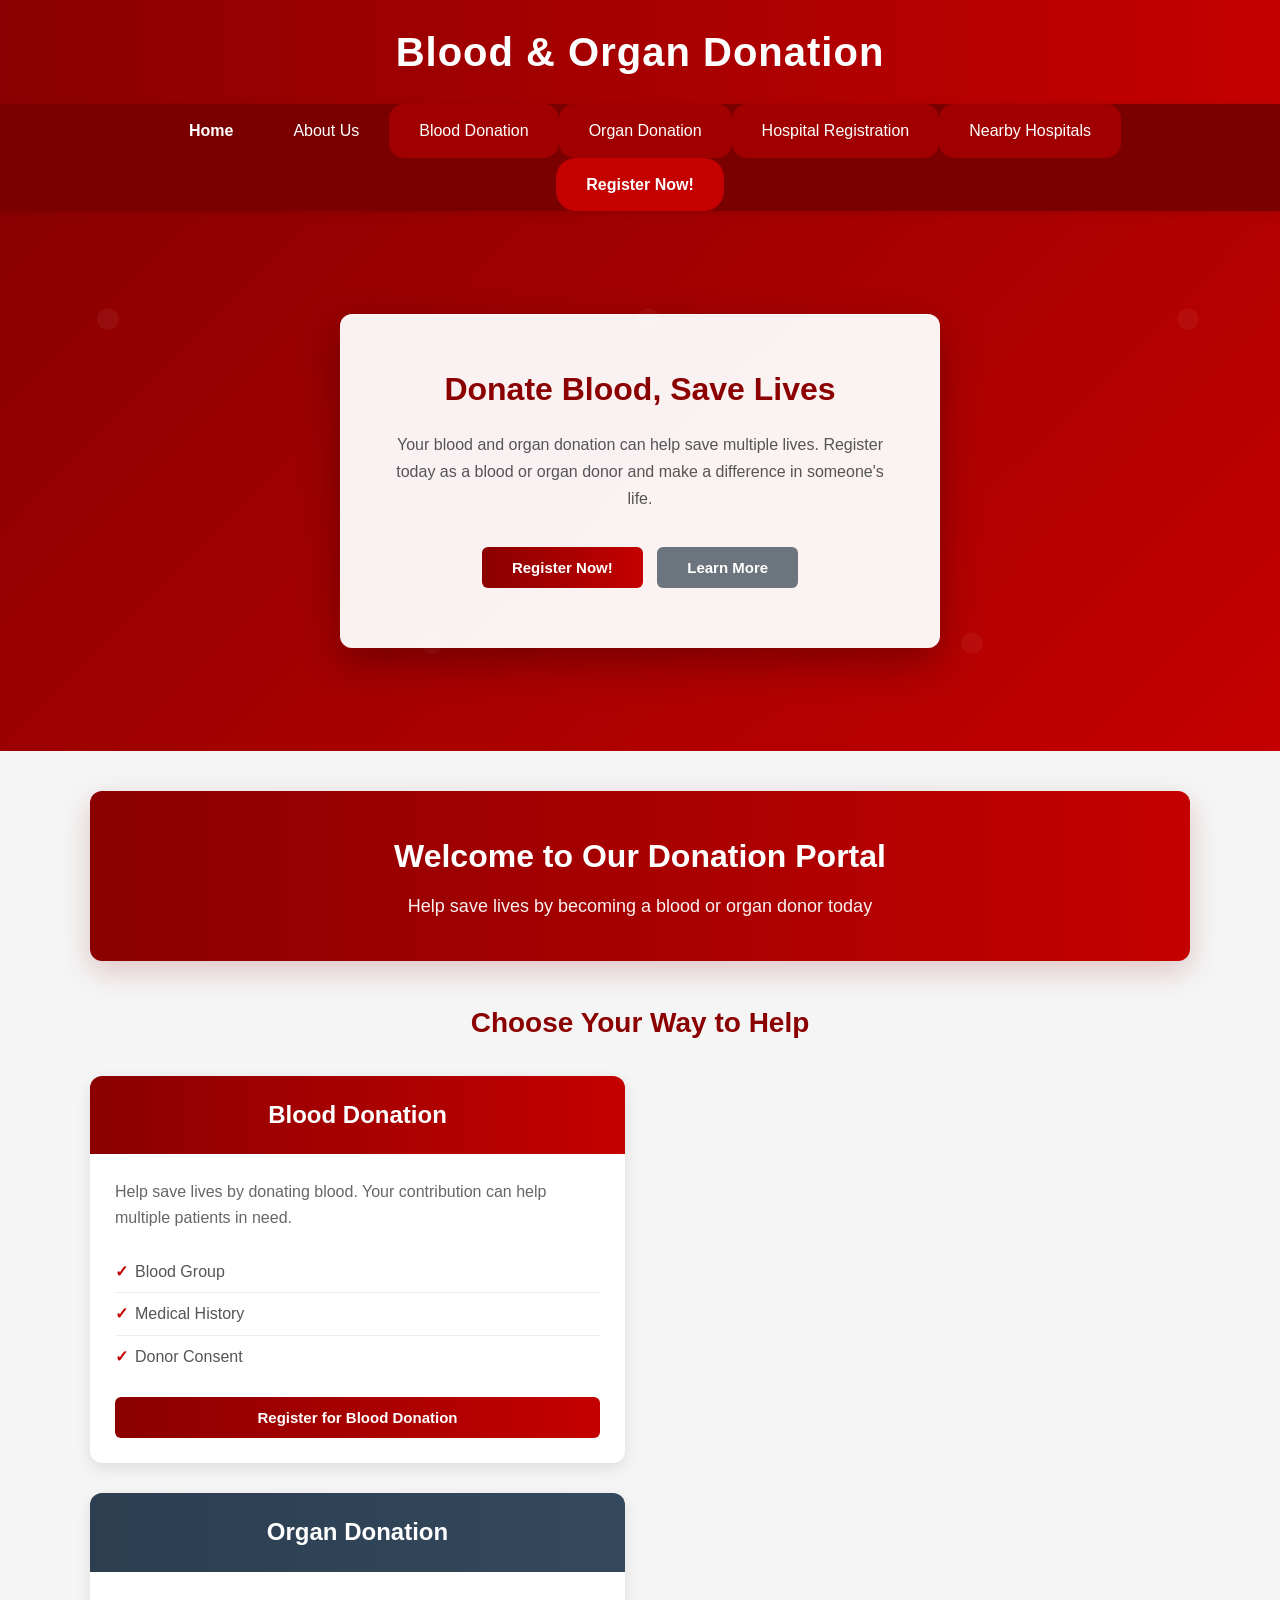
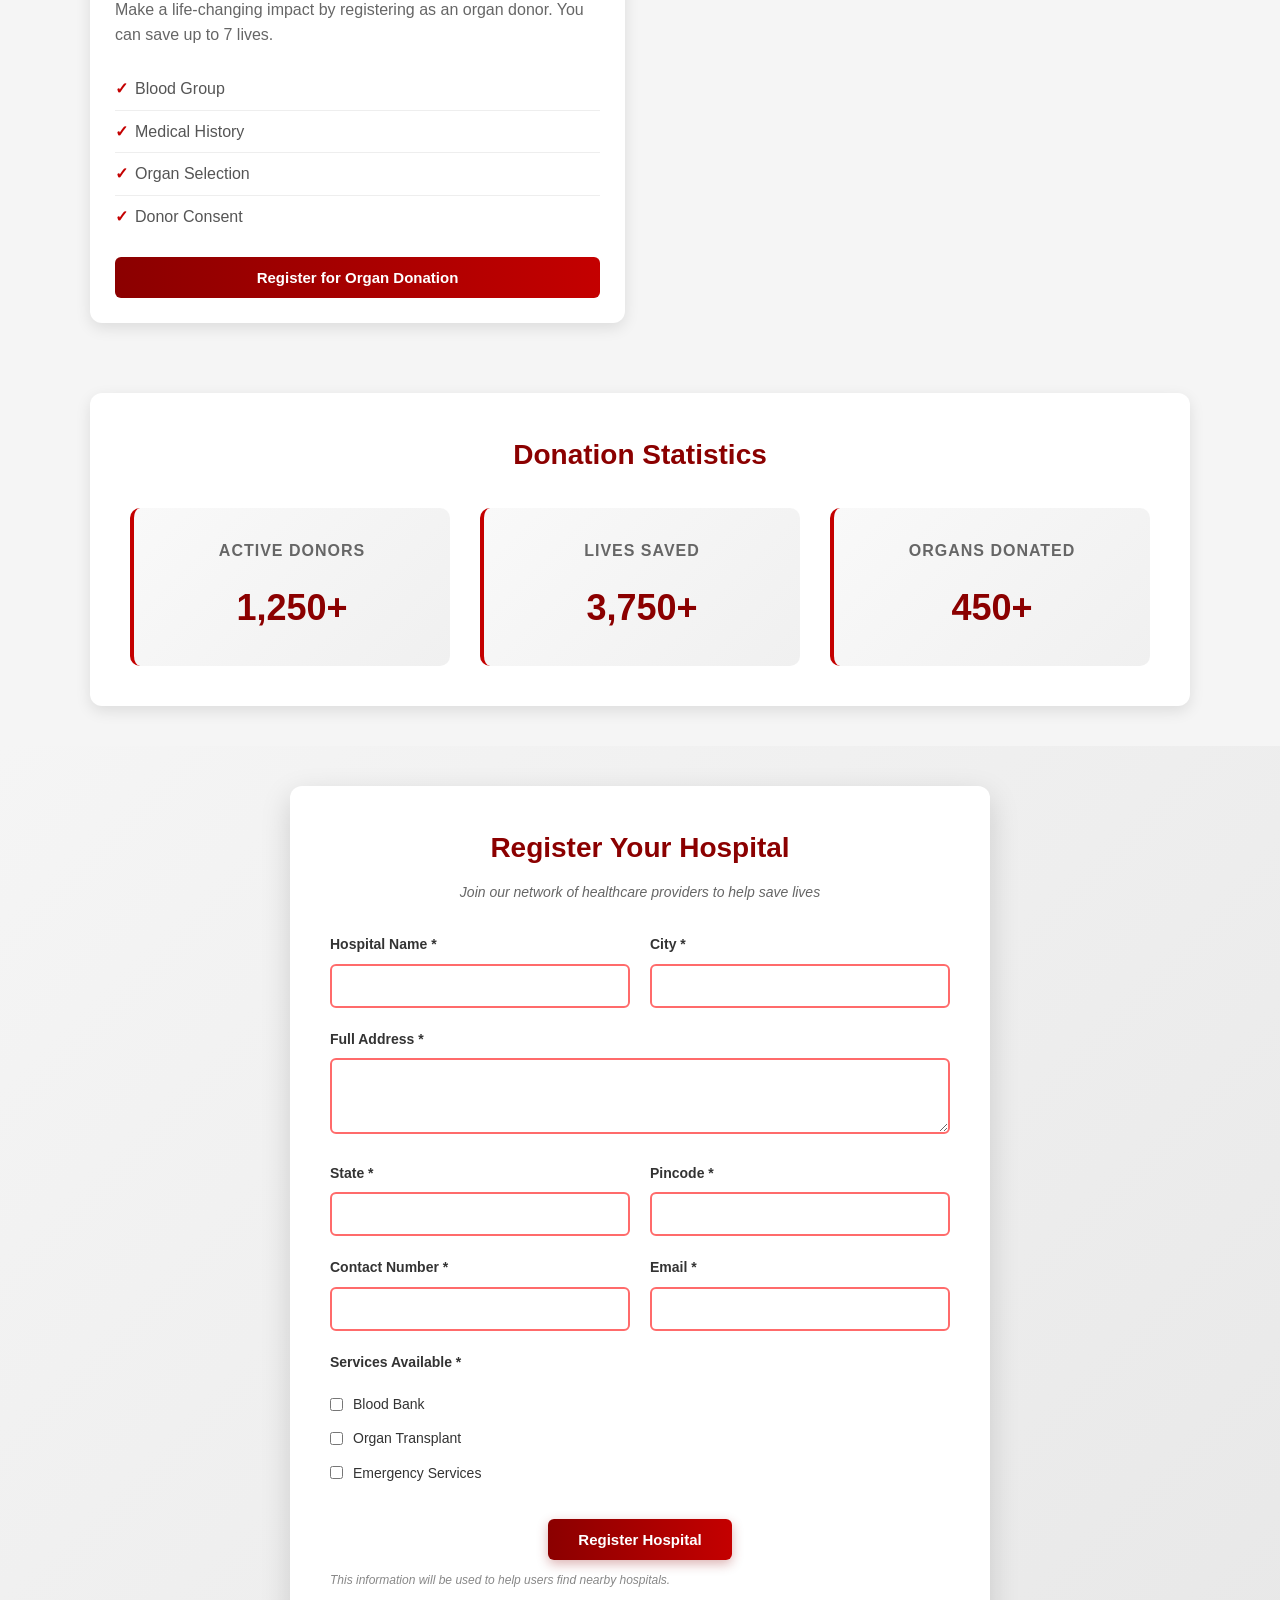
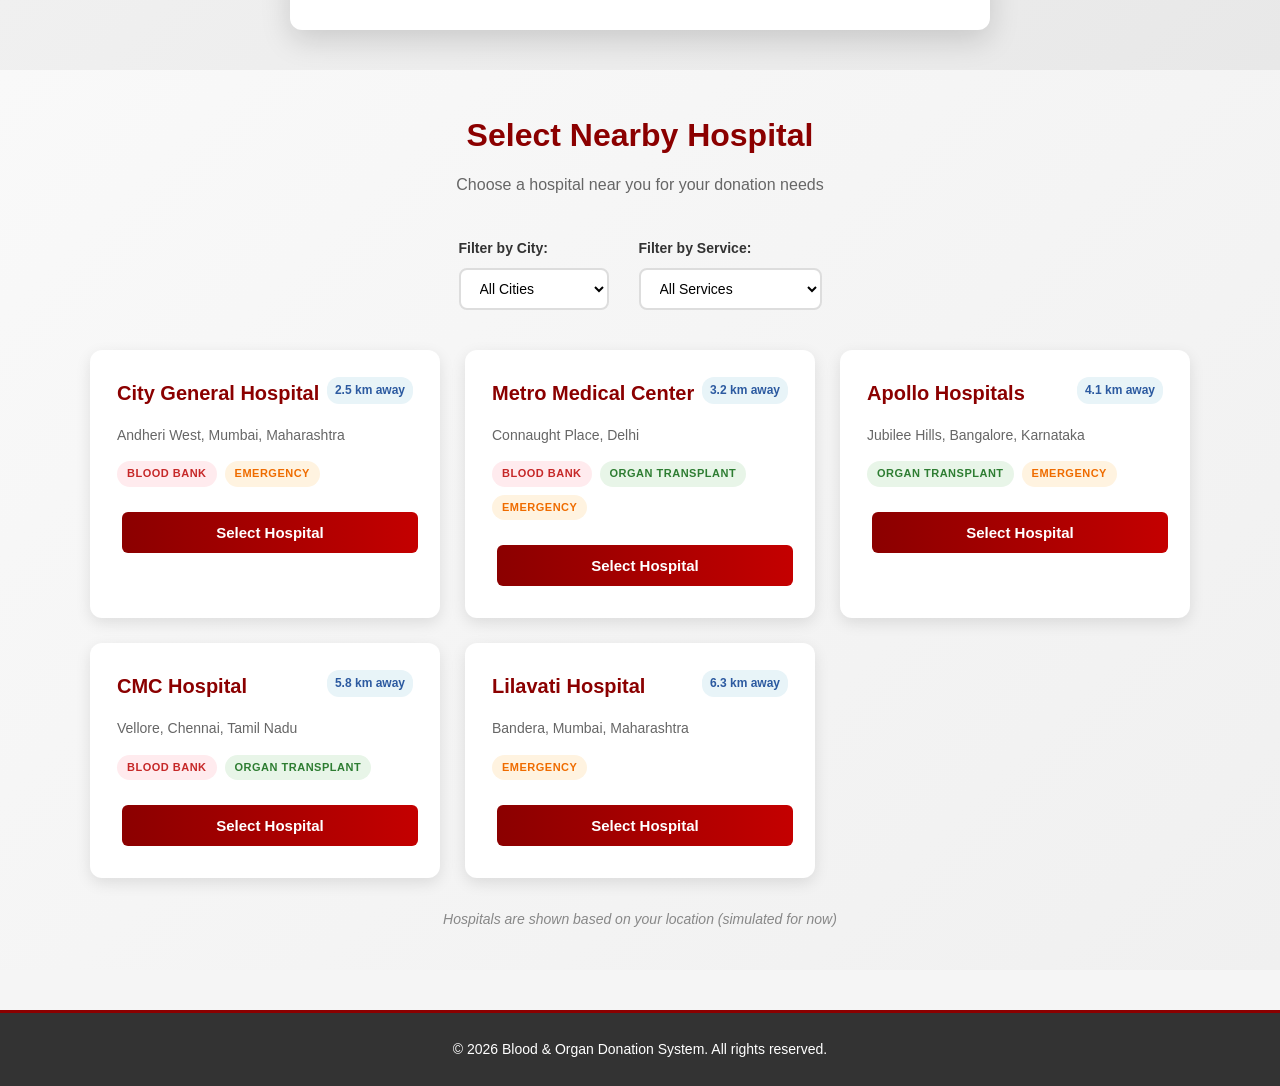
<file: index.html>
<!DOCTYPE html>
<html lang="en">
<head>
    <meta charset="UTF-8">
    <meta name="viewport" content="width=device-width, initial-scale=1.0">
    <title>Home - Blood & Organ Donation</title>
    <link rel="stylesheet" href="style.css">
</head>
<body>
    <header>
        <div class="container">
            <h1>Blood & Organ Donation</h1>
        </div>
    </header>

    <nav class="navbar">
        <div class="container">
            <ul>
                <li onclick="window.location.href='index.html'" style="font-weight: bold;">Home</li>
                <li onclick="window.location.href='about-us.html'">About Us</li>
                <li onclick="scrollToSection('blood-donation-section')" class="donation-btn">Blood Donation</li>
                <li onclick="scrollToSection('organ-donation-section')" class="donation-btn">Organ Donation</li>
                <li onclick="scrollToSection('hospital-registration-section')" class="donation-btn">Hospital Registration</li>
                <li onclick="scrollToSection('nearby-hospitals-section')" class="donation-btn">Nearby Hospitals</li>
                <li onclick="window.location.href='registration.html'" class="register-btn">Register Now!</li>
            </ul>
        </div>
    </nav>

    <section class="hero">
        <div class="hero-box">
            <h2>Donate Blood, Save Lives</h2>
            <p>
                Your blood and organ donation can help save multiple lives.
                Register today as a blood or organ donor and make a difference in someone's life.
            </p>
            <button class="btn btn-primary" onclick="window.location.href='registration.html'">Register Now!</button>
            <button class="btn btn-secondary" onclick="window.location.href='about-us.html'">Learn More</button>
        </div>
    </section>

    <section class="dashboard-section">
        <div class="container">
            <div class="dashboard-welcome">
                <h2>Welcome to Our Donation Portal</h2>
                <p>Help save lives by becoming a blood or organ donor today</p>
            </div>

            <div class="donation-options">
                <h2>Choose Your Way to Help</h2>
                
                <div class="option-card" id="blood-donation-section">
                    <div class="card-header blood-donation-card">
                        <h3>Blood Donation</h3>
                    </div>
                    <div class="card-body">
                        <p>Help save lives by donating blood. Your contribution can help multiple patients in need.</p>
                        <ul class="requirements">
                            <li>Blood Group</li>
                            <li>Medical History</li>
                            <li>Donor Consent</li>
                        </ul>
                        <button class="btn btn-primary" onclick="checkUserAndNavigate('blood-donation.html')">Register for Blood Donation</button>
                    </div>
                </div>

                <div class="option-card" id="organ-donation-section">
                    <div class="card-header organ-donation-card">
                        <h3>Organ Donation</h3>
                    </div>
                    <div class="card-body">
                        <p>Make a life-changing impact by registering as an organ donor. You can save up to 7 lives.</p>
                        <ul class="requirements">
                            <li>Blood Group</li>
                            <li>Medical History</li>
                            <li>Organ Selection</li>
                            <li>Donor Consent</li>
                        </ul>
                        <button class="btn btn-primary" onclick="checkUserAndNavigate('organ-donation.html')">Register for Organ Donation</button>
                    </div>
                </div>
            </div>

            <div class="donation-stats">
                <h2>Donation Statistics</h2>
                <div class="stats-container">
                    <div class="stat-box">
                        <h4>Active Donors</h4>
                        <p class="stat-number">1,250+</p>
                    </div>
                    <div class="stat-box">
                        <h4>Lives Saved</h4>
                        <p class="stat-number">3,750+</p>
                    </div>
                    <div class="stat-box">
                        <h4>Organs Donated</h4>
                        <p class="stat-number">450+</p>
                    </div>
                </div>
            </div>
        </div>
    </section>

    <section class="hospital-registration-section" id="hospital-registration-section">
        <div class="container">
            <div class="form-box">
                <h2>Register Your Hospital</h2>
                <p class="form-subtitle">Join our network of healthcare providers to help save lives</p>
                
                <form id="hospitalRegistrationForm" class="hospital-form">
                    <div class="form-row">
                        <div class="form-group">
                            <label for="hospitalName">Hospital Name *</label>
                            <input type="text" id="hospitalName" name="name" required>
                        </div>
                        <div class="form-group">
                            <label for="city">City *</label>
                            <input type="text" id="city" name="city" required>
                        </div>
                    </div>
                    
                    <div class="form-group">
                        <label for="fullAddress">Full Address *</label>
                        <textarea id="fullAddress" name="address" rows="3" required></textarea>
                    </div>
                    
                    <div class="form-row">
                        <div class="form-group">
                            <label for="state">State *</label>
                            <input type="text" id="state" name="state" required>
                        </div>
                        <div class="form-group">
                            <label for="pincode">Pincode *</label>
                            <input type="number" id="pincode" name="pincode" required>
                        </div>
                    </div>
                    
                    <div class="form-row">
                        <div class="form-group">
                            <label for="contactNumber">Contact Number *</label>
                            <input type="tel" id="contactNumber" name="contact" required>
                        </div>
                        <div class="form-group">
                            <label for="email">Email *</label>
                            <input type="email" id="email" name="email" required>
                        </div>
                    </div>
                    
                    <div class="form-group">
                        <label>Services Available *</label>
                        <div class="checkbox-group">
                            <label class="checkbox-inline">
                                <input type="checkbox" name="services[]" value="bloodBank"> Blood Bank
                            </label>
                            <label class="checkbox-inline">
                                <input type="checkbox" name="services[]" value="organTransplant"> Organ Transplant
                            </label>
                            <label class="checkbox-inline">
                                <input type="checkbox" name="services[]" value="emergencyServices"> Emergency Services
                            </label>
                        </div>
                    </div>
                    
                    <div class="form-actions">
                        <button type="submit" class="btn btn-primary hospital-register-btn">Register Hospital</button>
                    </div>
                    
                    <div class="info-text">
                        <p><em>This information will be used to help users find nearby hospitals.</em></p>
                    </div>
                </form>
            </div>
        </div>
    </section>

    <section class="nearby-hospitals-section" id="nearby-hospitals-section">
        <div class="container">
            <div class="section-header">
                <h2>Select Nearby Hospital</h2>
                <p class="section-subtitle">Choose a hospital near you for your donation needs</p>
            </div>

            <!-- Filters -->
            <div class="hospital-filters">
                <div class="filter-group">
                    <label for="cityFilter">Filter by City:</label>
                    <select id="cityFilter" class="filter-select">
                        <option value="all">All Cities</option>
                        <option value="Mumbai">Mumbai</option>
                        <option value="Delhi">Delhi</option>
                        <option value="Bangalore">Bangalore</option>
                        <option value="Chennai">Chennai</option>
                    </select>
                </div>
                <div class="filter-group">
                    <label for="serviceFilter">Filter by Service:</label>
                    <select id="serviceFilter" class="filter-select">
                        <option value="all">All Services</option>
                        <option value="blood">Blood Bank</option>
                        <option value="organ">Organ Transplant</option>
                        <option value="emergency">Emergency Services</option>
                    </select>
                </div>
            </div>

            <div class="hospitals-grid" id="hospitalsGrid">
                <!-- Hospital Card 1 -->
                <div class="hospital-card" data-city="Mumbai" data-services="blood,emergency">
                    <div class="hospital-header">
                        <h3>City General Hospital</h3>
                        <span class="distance">2.5 km away</span>
                    </div>
                    <div class="hospital-address">
                        <p>Andheri West, Mumbai, Maharashtra</p>
                    </div>
                    <div class="hospital-services">
                        <span class="service-tag blood-service">Blood Bank</span>
                        <span class="service-tag emergency-service">Emergency</span>
                    </div>
                    <button class="btn btn-primary select-hospital-btn" onclick="selectHospital(this, 'City General Hospital')">Select Hospital</button>
                </div>

                <!-- Hospital Card 2 -->
                <div class="hospital-card" data-city="Delhi" data-services="organ,blood,emergency">
                    <div class="hospital-header">
                        <h3>Metro Medical Center</h3>
                        <span class="distance">3.2 km away</span>
                    </div>
                    <div class="hospital-address">
                        <p>Connaught Place, Delhi</p>
                    </div>
                    <div class="hospital-services">
                        <span class="service-tag blood-service">Blood Bank</span>
                        <span class="service-tag organ-service">Organ Transplant</span>
                        <span class="service-tag emergency-service">Emergency</span>
                    </div>
                    <button class="btn btn-primary select-hospital-btn" onclick="selectHospital(this, 'Metro Medical Center')">Select Hospital</button>
                </div>

                <!-- Hospital Card 3 -->
                <div class="hospital-card" data-city="Bangalore" data-services="organ,emergency">
                    <div class="hospital-header">
                        <h3>Apollo Hospitals</h3>
                        <span class="distance">4.1 km away</span>
                    </div>
                    <div class="hospital-address">
                        <p>Jubilee Hills, Bangalore, Karnataka</p>
                    </div>
                    <div class="hospital-services">
                        <span class="service-tag organ-service">Organ Transplant</span>
                        <span class="service-tag emergency-service">Emergency</span>
                    </div>
                    <button class="btn btn-primary select-hospital-btn" onclick="selectHospital(this, 'Apollo Hospitals')">Select Hospital</button>
                </div>

                <!-- Hospital Card 4 -->
                <div class="hospital-card" data-city="Chennai" data-services="blood,organ">
                    <div class="hospital-header">
                        <h3>CMC Hospital</h3>
                        <span class="distance">5.8 km away</span>
                    </div>
                    <div class="hospital-address">
                        <p>Vellore, Chennai, Tamil Nadu</p>
                    </div>
                    <div class="hospital-services">
                        <span class="service-tag blood-service">Blood Bank</span>
                        <span class="service-tag organ-service">Organ Transplant</span>
                    </div>
                    <button class="btn btn-primary select-hospital-btn" onclick="selectHospital(this, 'CMC Hospital')">Select Hospital</button>
                </div>

                <!-- Hospital Card 5 -->
                <div class="hospital-card" data-city="Mumbai" data-services="emergency">
                    <div class="hospital-header">
                        <h3>Lilavati Hospital</h3>
                        <span class="distance">6.3 km away</span>
                    </div>
                    <div class="hospital-address">
                        <p>Bandera, Mumbai, Maharashtra</p>
                    </div>
                    <div class="hospital-services">
                        <span class="service-tag emergency-service">Emergency</span>
                    </div>
                    <button class="btn btn-primary select-hospital-btn" onclick="selectHospital(this, 'Lilavati Hospital')">Select Hospital</button>
                </div>
            </div>

            <div class="location-note">
                <p><em>Hospitals are shown based on your location (simulated for now)</em></p>
            </div>
        </div>
    </section>

    <footer>
        <p>&copy; 2026 Blood & Organ Donation System. All rights reserved.</p>
    </footer>

    <script src="script.js"></script>
</body>
</file>
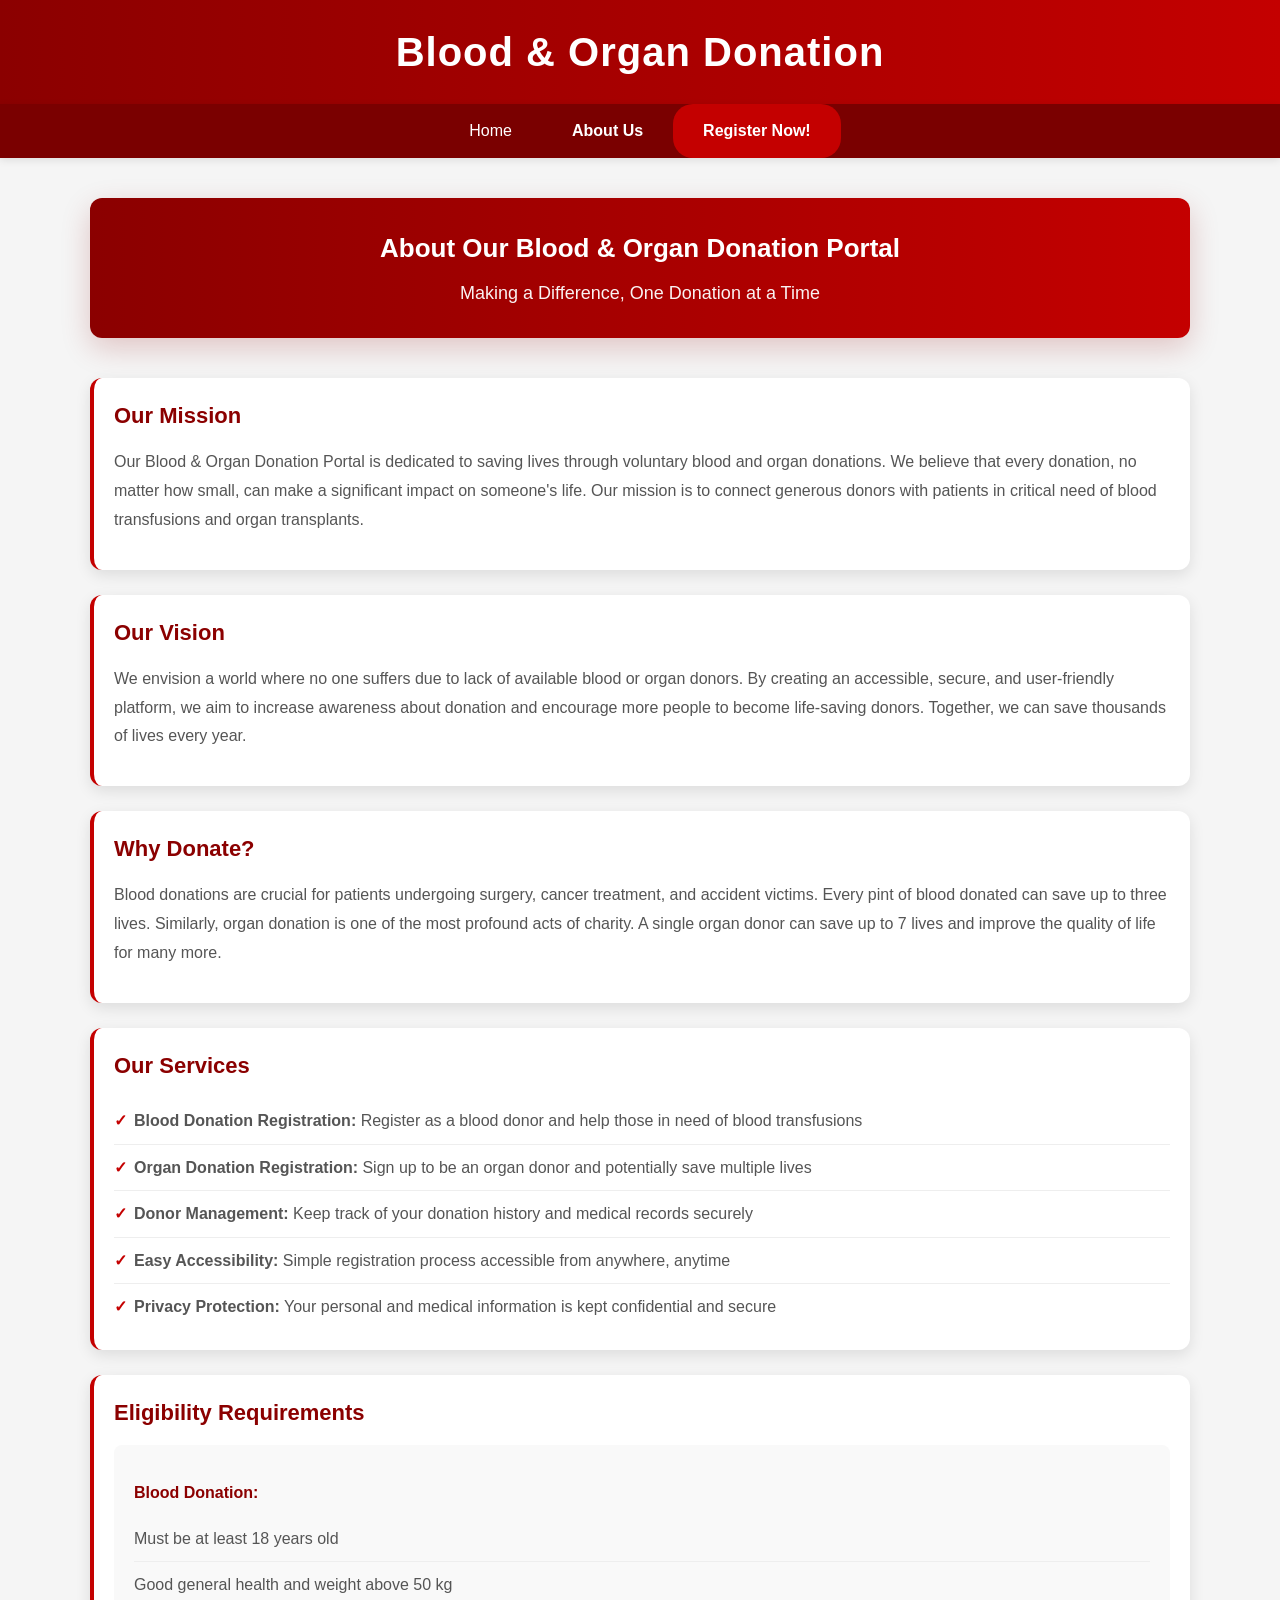
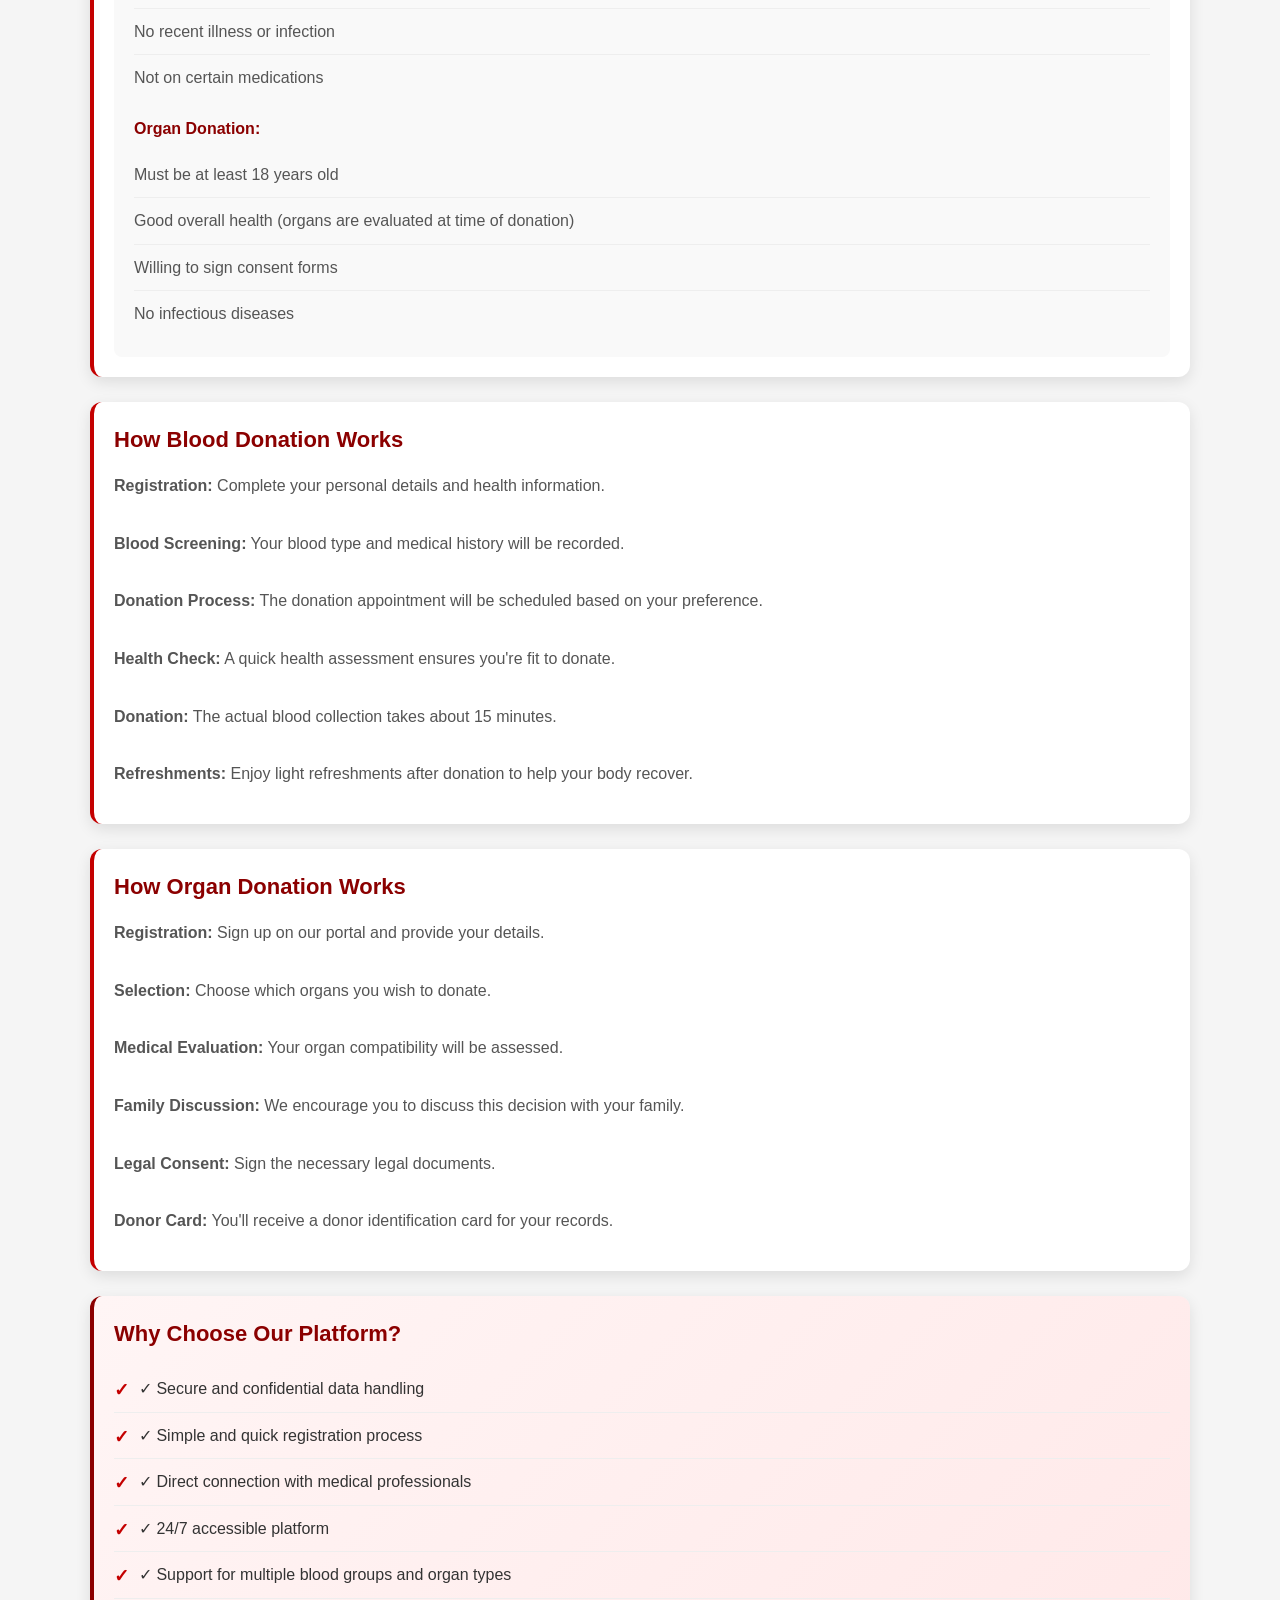
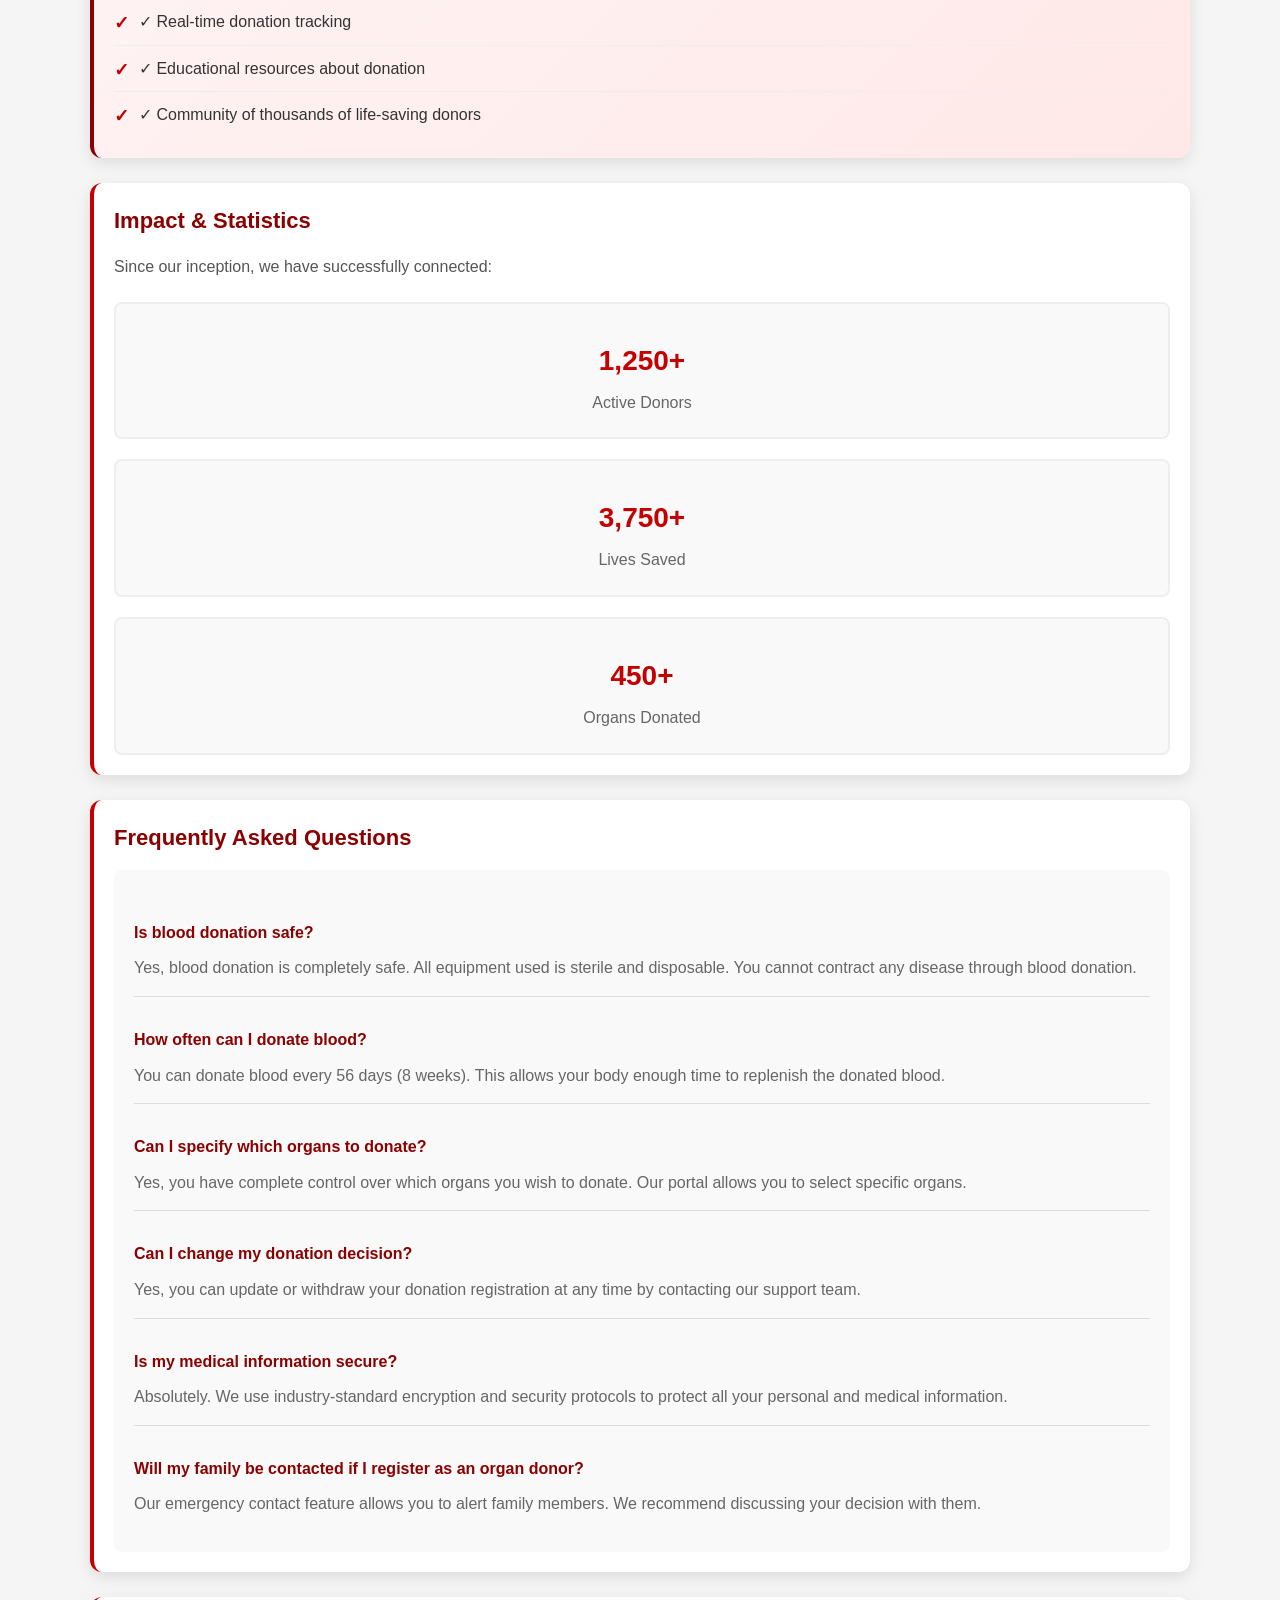
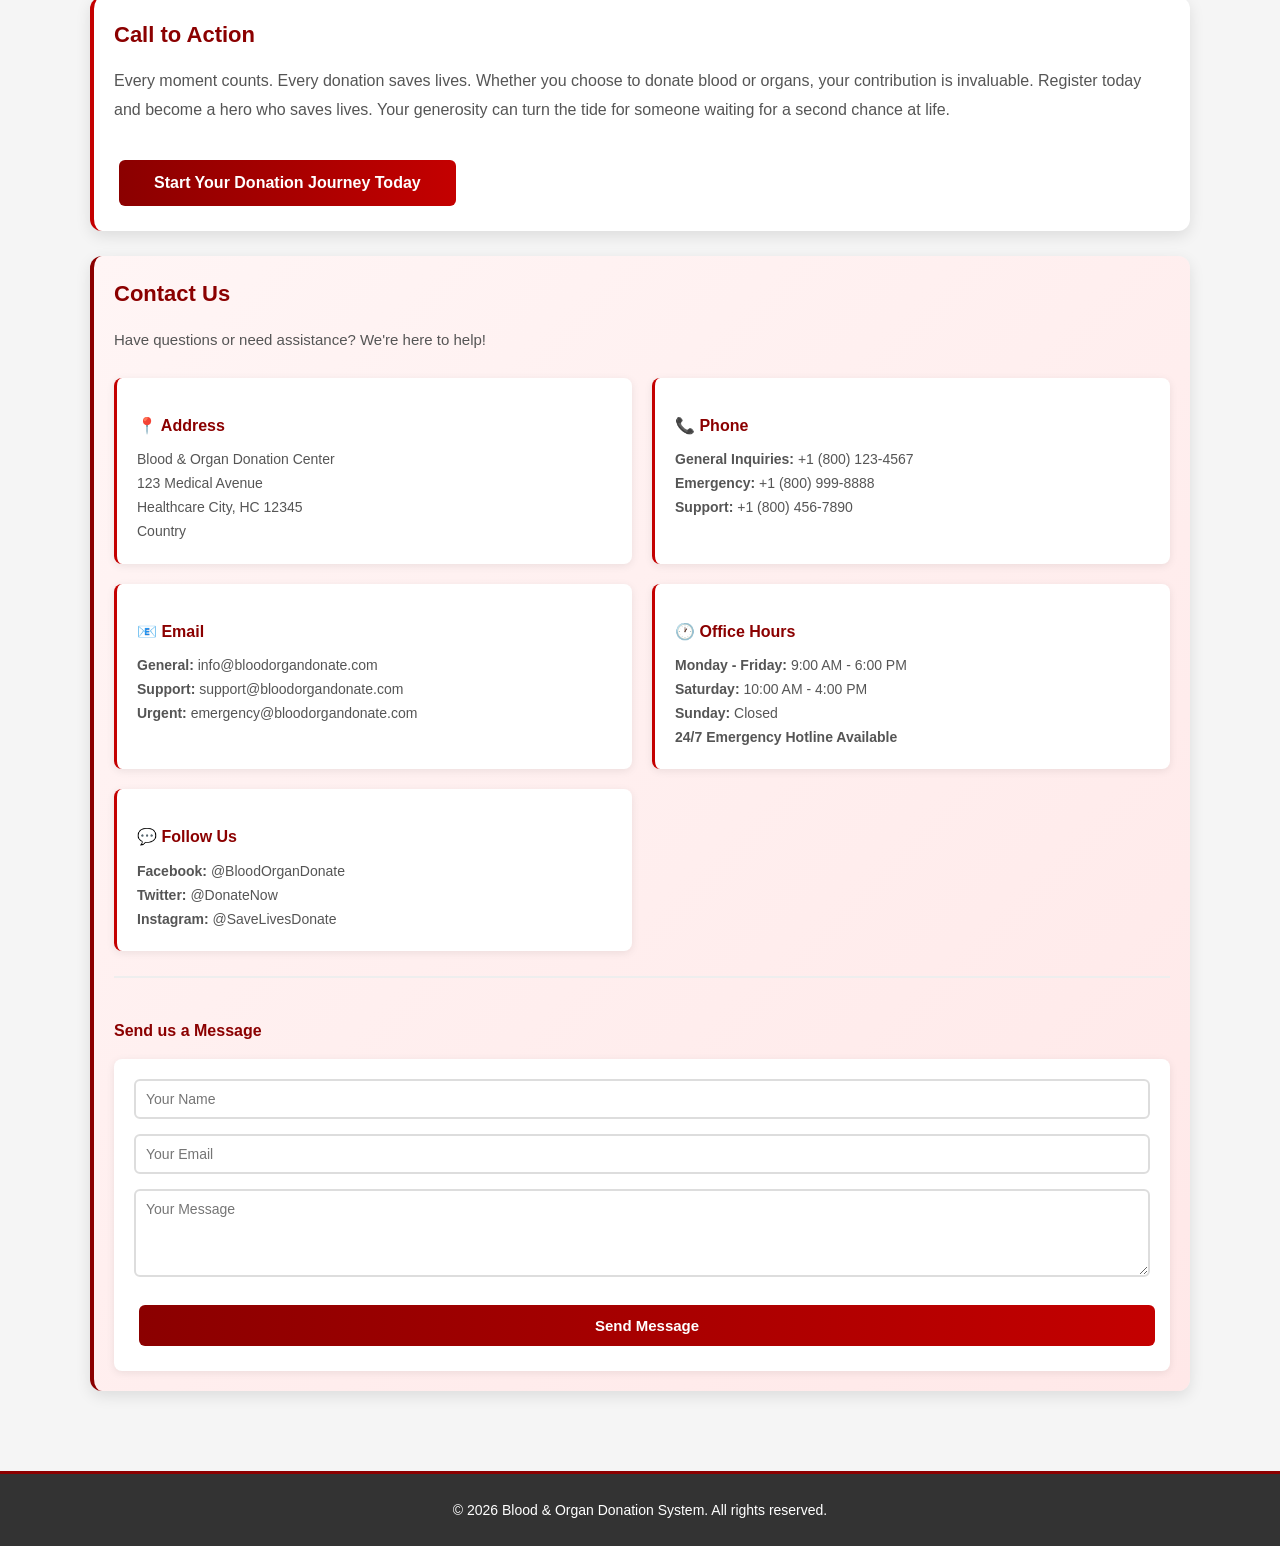
<file: about-us.html>
<!DOCTYPE html>
<html lang="en">
<head>
    <meta charset="UTF-8">
    <meta name="viewport" content="width=device-width, initial-scale=1.0">
    <title>About Us - Blood & Organ Donation</title>
    <link rel="stylesheet" href="style.css">
</head>
<body>
    <header>
        <div class="container">
            <h1>Blood & Organ Donation</h1>
        </div>
    </header>

    <nav class="navbar">
        <div class="container">
            <ul>
                <li onclick="window.location.href='index.html'">Home</li>
                <li onclick="window.location.href='about-us.html'" style="font-weight: bold;">About Us</li>
                <li onclick="window.location.href='registration.html'" class="register-btn">Register Now!</li>
            </ul>
        </div>
    </nav>

    <section class="about-section">
        <div class="container">
            <div class="about-header">
                <h2>About Our Blood & Organ Donation Portal</h2>
                <p class="about-subtitle">Making a Difference, One Donation at a Time</p>
            </div>

            <div class="about-content">
                <div class="about-card">
                    <h3>Our Mission</h3>
                    <p>
                        Our Blood & Organ Donation Portal is dedicated to saving lives through voluntary blood and organ donations. 
                        We believe that every donation, no matter how small, can make a significant impact on someone's life. 
                        Our mission is to connect generous donors with patients in critical need of blood transfusions and organ transplants.
                    </p>
                </div>

                <div class="about-card">
                    <h3>Our Vision</h3>
                    <p>
                        We envision a world where no one suffers due to lack of available blood or organ donors. 
                        By creating an accessible, secure, and user-friendly platform, we aim to increase awareness about 
                        donation and encourage more people to become life-saving donors. Together, we can save thousands of lives every year.
                    </p>
                </div>

                <div class="about-card">
                    <h3>Why Donate?</h3>
                    <p>
                        Blood donations are crucial for patients undergoing surgery, cancer treatment, and accident victims. 
                        Every pint of blood donated can save up to three lives. Similarly, organ donation is one of the most 
                        profound acts of charity. A single organ donor can save up to 7 lives and improve the quality of life for many more.
                    </p>
                </div>

                <div class="about-card">
                    <h3>Our Services</h3>
                    <ul class="services-list">
                        <li><strong>Blood Donation Registration:</strong> Register as a blood donor and help those in need of blood transfusions</li>
                        <li><strong>Organ Donation Registration:</strong> Sign up to be an organ donor and potentially save multiple lives</li>
                        <li><strong>Donor Management:</strong> Keep track of your donation history and medical records securely</li>
                        <li><strong>Easy Accessibility:</strong> Simple registration process accessible from anywhere, anytime</li>
                        <li><strong>Privacy Protection:</strong> Your personal and medical information is kept confidential and secure</li>
                    </ul>
                </div>

                <div class="about-card">
                    <h3>Eligibility Requirements</h3>
                    <div class="eligibility">
                        <h4>Blood Donation:</h4>
                        <ul>
                            <li>Must be at least 18 years old</li>
                            <li>Good general health and weight above 50 kg</li>
                            <li>No recent illness or infection</li>
                            <li>Not on certain medications</li>
                        </ul>

                        <h4>Organ Donation:</h4>
                        <ul>
                            <li>Must be at least 18 years old</li>
                            <li>Good overall health (organs are evaluated at time of donation)</li>
                            <li>Willing to sign consent forms</li>
                            <li>No infectious diseases</li>
                        </ul>
                    </div>
                </div>

                <div class="about-card">
                    <h3>How Blood Donation Works</h3>
                    <p>
                        <strong>Registration:</strong> Complete your personal details and health information.
                        <br><br>
                        <strong>Blood Screening:</strong> Your blood type and medical history will be recorded.
                        <br><br>
                        <strong>Donation Process:</strong> The donation appointment will be scheduled based on your preference.
                        <br><br>
                        <strong>Health Check:</strong> A quick health assessment ensures you're fit to donate.
                        <br><br>
                        <strong>Donation:</strong> The actual blood collection takes about 15 minutes.
                        <br><br>
                        <strong>Refreshments:</strong> Enjoy light refreshments after donation to help your body recover.
                    </p>
                </div>

                <div class="about-card">
                    <h3>How Organ Donation Works</h3>
                    <p>
                        <strong>Registration:</strong> Sign up on our portal and provide your details.
                        <br><br>
                        <strong>Selection:</strong> Choose which organs you wish to donate.
                        <br><br>
                        <strong>Medical Evaluation:</strong> Your organ compatibility will be assessed.
                        <br><br>
                        <strong>Family Discussion:</strong> We encourage you to discuss this decision with your family.
                        <br><br>
                        <strong>Legal Consent:</strong> Sign the necessary legal documents.
                        <br><br>
                        <strong>Donor Card:</strong> You'll receive a donor identification card for your records.
                    </p>
                </div>

                <div class="about-card highlight-card">
                    <h3>Why Choose Our Platform?</h3>
                    <ul class="why-choose">
                        <li>✓ Secure and confidential data handling</li>
                        <li>✓ Simple and quick registration process</li>
                        <li>✓ Direct connection with medical professionals</li>
                        <li>✓ 24/7 accessible platform</li>
                        <li>✓ Support for multiple blood groups and organ types</li>
                        <li>✓ Real-time donation tracking</li>
                        <li>✓ Educational resources about donation</li>
                        <li>✓ Community of thousands of life-saving donors</li>
                    </ul>
                </div>

                <div class="about-card">
                    <h3>Impact & Statistics</h3>
                    <p>
                        Since our inception, we have successfully connected:
                    </p>
                    <div class="impact-stats">
                        <div class="impact-stat">
                            <h4>1,250+</h4>
                            <p>Active Donors</p>
                        </div>
                        <div class="impact-stat">
                            <h4>3,750+</h4>
                            <p>Lives Saved</p>
                        </div>
                        <div class="impact-stat">
                            <h4>450+</h4>
                            <p>Organs Donated</p>
                        </div>
                    </div>
                </div>

                <div class="about-card">
                    <h3>Frequently Asked Questions</h3>
                    <div class="faq">
                        <div class="faq-item">
                            <h4>Is blood donation safe?</h4>
                            <p>Yes, blood donation is completely safe. All equipment used is sterile and disposable. You cannot contract any disease through blood donation.</p>
                        </div>
                        <div class="faq-item">
                            <h4>How often can I donate blood?</h4>
                            <p>You can donate blood every 56 days (8 weeks). This allows your body enough time to replenish the donated blood.</p>
                        </div>
                        <div class="faq-item">
                            <h4>Can I specify which organs to donate?</h4>
                            <p>Yes, you have complete control over which organs you wish to donate. Our portal allows you to select specific organs.</p>
                        </div>
                        <div class="faq-item">
                            <h4>Can I change my donation decision?</h4>
                            <p>Yes, you can update or withdraw your donation registration at any time by contacting our support team.</p>
                        </div>
                        <div class="faq-item">
                            <h4>Is my medical information secure?</h4>
                            <p>Absolutely. We use industry-standard encryption and security protocols to protect all your personal and medical information.</p>
                        </div>
                        <div class="faq-item">
                            <h4>Will my family be contacted if I register as an organ donor?</h4>
                            <p>Our emergency contact feature allows you to alert family members. We recommend discussing your decision with them.</p>
                        </div>
                    </div>
                </div>

                <div class="about-card">
                    <h3>Call to Action</h3>
                    <p style="font-size: 16px; line-height: 1.8;">
                        Every moment counts. Every donation saves lives. Whether you choose to donate blood or organs, 
                        your contribution is invaluable. Register today and become a hero who saves lives. 
                        Your generosity can turn the tide for someone waiting for a second chance at life.
                    </p>
                    <button class="btn btn-primary" onclick="window.location.href='registration.html'" style="margin-top: 20px; font-size: 16px; padding: 14px 35px;">
                        Start Your Donation Journey Today
                    </button>
                </div>

                <div class="about-card contact-card">
                    <h3>Contact Us</h3>
                    <p>Have questions or need assistance? We're here to help!</p>
                    
                    <div class="contact-content">
                        <div class="contact-item">
                            <h4>📍 Address</h4>
                            <p>Blood & Organ Donation Center<br>
                            123 Medical Avenue<br>
                            Healthcare City, HC 12345<br>
                            Country</p>
                        </div>

                        <div class="contact-item">
                            <h4>📞 Phone</h4>
                            <p>
                                <strong>General Inquiries:</strong> +1 (800) 123-4567<br>
                                <strong>Emergency:</strong> +1 (800) 999-8888<br>
                                <strong>Support:</strong> +1 (800) 456-7890
                            </p>
                        </div>

                        <div class="contact-item">
                            <h4>📧 Email</h4>
                            <p>
                                <strong>General:</strong> info@bloodorgandonate.com<br>
                                <strong>Support:</strong> support@bloodorgandonate.com<br>
                                <strong>Urgent:</strong> emergency@bloodorgandonate.com
                            </p>
                        </div>

                        <div class="contact-item">
                            <h4>🕐 Office Hours</h4>
                            <p>
                                <strong>Monday - Friday:</strong> 9:00 AM - 6:00 PM<br>
                                <strong>Saturday:</strong> 10:00 AM - 4:00 PM<br>
                                <strong>Sunday:</strong> Closed<br>
                                <strong>24/7 Emergency Hotline Available</strong>
                            </p>
                        </div>

                        <div class="contact-item">
                            <h4>💬 Follow Us</h4>
                            <p>
                                <strong>Facebook:</strong> @BloodOrganDonate<br>
                                <strong>Twitter:</strong> @DonateNow<br>
                                <strong>Instagram:</strong> @SaveLivesDonate
                            </p>
                        </div>
                    </div>

                    <div class="contact-form-section" style="margin-top: 25px; padding-top: 25px; border-top: 2px solid #eee;">
                        <h4>Send us a Message</h4>
                        <form class="contact-form" onsubmit="handleContactForm(event)">
                            <div class="form-group" style="margin-bottom: 15px;">
                                <input type="text" placeholder="Your Name" required style="width: 100%; padding: 10px; border: 2px solid #ddd; border-radius: 6px; font-size: 14px;">
                            </div>
                            <div class="form-group" style="margin-bottom: 15px;">
                                <input type="email" placeholder="Your Email" required style="width: 100%; padding: 10px; border: 2px solid #ddd; border-radius: 6px; font-size: 14px;">
                            </div>
                            <div class="form-group" style="margin-bottom: 15px;">
                                <textarea placeholder="Your Message" rows="4" required style="width: 100%; padding: 10px; border: 2px solid #ddd; border-radius: 6px; font-size: 14px; font-family: inherit;"></textarea>
                            </div>
                            <button type="submit" class="btn btn-primary" style="width: 100%; font-size: 15px;">Send Message</button>
                        </form>
                    </div>
                </div>
            </div>
        </div>
    </section>

    <footer>
        <p>&copy; 2026 Blood & Organ Donation System. All rights reserved.</p>
    </footer>

    <script src="script.js"></script>
</body>
</html>
</file>
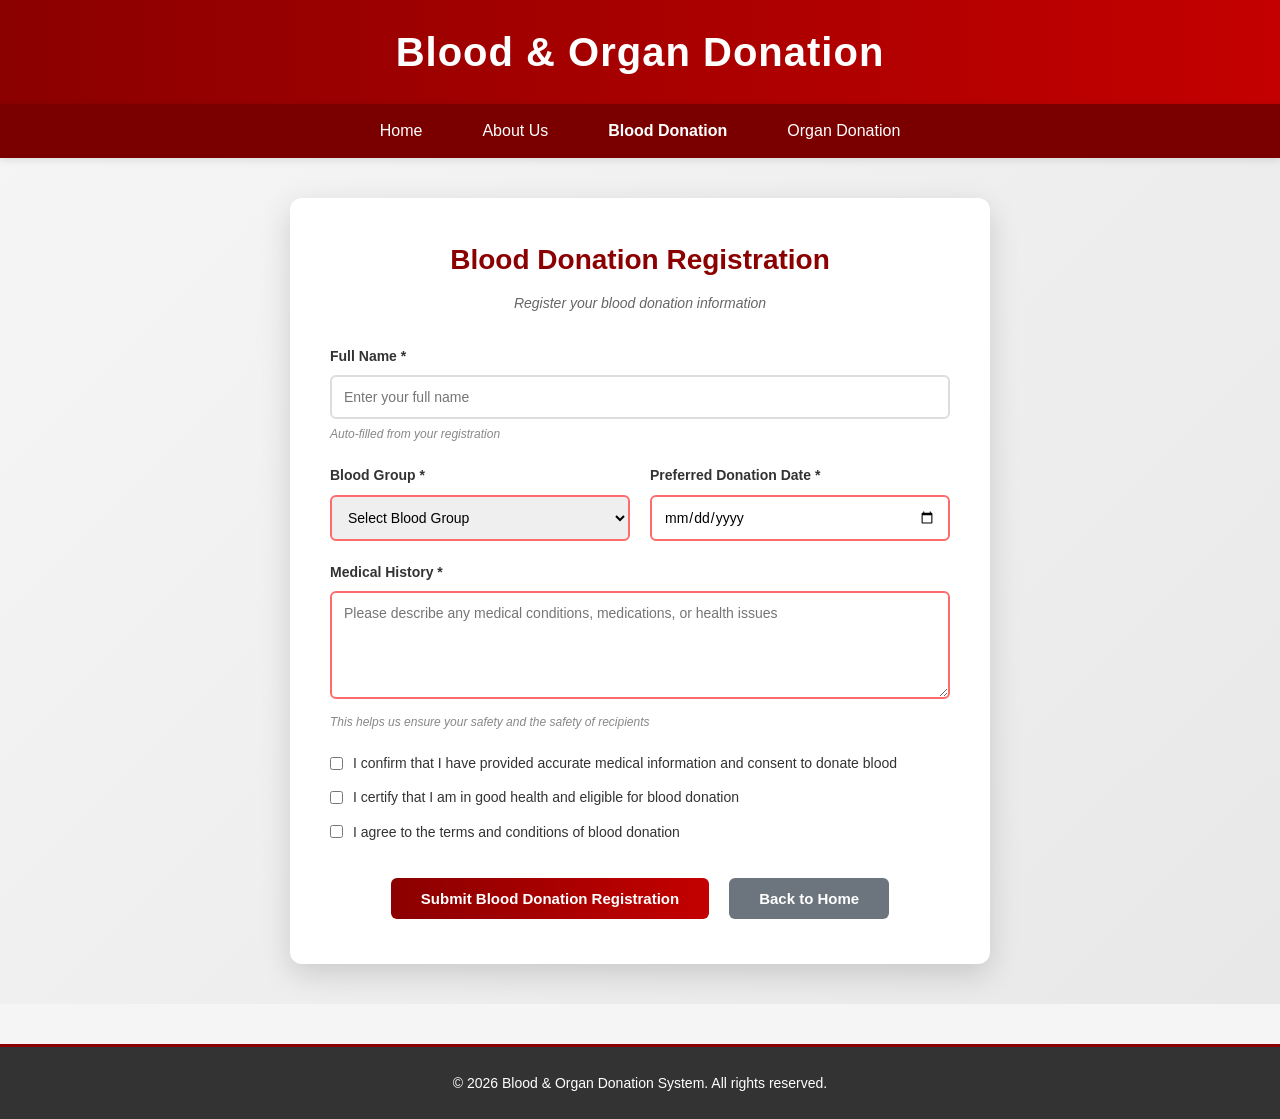
<file: blood-donation.html>
<!DOCTYPE html>
<html lang="en">
<head>
    <meta charset="UTF-8">
    <meta name="viewport" content="width=device-width, initial-scale=1.0">
    <title>Blood Donation Registration - Blood & Organ Donation</title>
    <link rel="stylesheet" href="style.css">
</head>
<body>
    <header>
        <div class="container">
            <h1>Blood & Organ Donation</h1>
        </div>
    </header>

    <nav class="navbar">
        <div class="container">
            <ul>
                <li onclick="window.location.href='index.html'">Home</li>
                <li onclick="window.location.href='about-us.html'">About Us</li>
                <li onclick="window.location.href='blood-donation.html'" style="font-weight: bold;">Blood Donation</li>
                <li onclick="window.location.href='organ-donation.html'">Organ Donation</li>
            </ul>
        </div>
    </nav>

    <section class="form-section">
        <div class="container">
            <div class="form-box">
                <h2>Blood Donation Registration</h2>
                <p class="form-subtitle">Register your blood donation information</p>
                
                <form id="bloodDonationForm">
                    <div class="form-group">
                        <label for="bloodName">Full Name *</label>
                        <input type="text" id="bloodName" name="bloodName" placeholder="Enter your full name" readonly>
                        <small class="info-text">Auto-filled from your registration</small>
                    </div>

                    <div class="form-row">
                        <div class="form-group">
                            <label for="bloodGroup">Blood Group *</label>
                            <select id="bloodGroup" name="bloodGroup" required>
                                <option value="">Select Blood Group</option>
                                <option value="O+">O+</option>
                                <option value="O-">O-</option>
                                <option value="A+">A+</option>
                                <option value="A-">A-</option>
                                <option value="B+">B+</option>
                                <option value="B-">B-</option>
                                <option value="AB+">AB+</option>
                                <option value="AB-">AB-</option>
                            </select>
                        </div>
                        <div class="form-group">
                            <label for="donationDate">Preferred Donation Date *</label>
                            <input type="date" id="donationDate" name="donationDate" required>
                        </div>
                    </div>

                    <div class="form-group">
                        <label for="medicalHistory">Medical History *</label>
                        <textarea id="medicalHistory" name="medicalHistory" placeholder="Please describe any medical conditions, medications, or health issues" rows="5" required></textarea>
                        <small class="info-text">This helps us ensure your safety and the safety of recipients</small>
                    </div>

                    <div class="form-group checkbox-group">
                        <label>
                            <input type="checkbox" id="bloodConsent" name="bloodConsent" required>
                            <span>I confirm that I have provided accurate medical information and consent to donate blood</span>
                        </label>
                        <label>
                            <input type="checkbox" id="healthConsent" name="healthConsent" required>
                            <span>I certify that I am in good health and eligible for blood donation</span>
                        </label>
                        <label>
                            <input type="checkbox" id="termsConsent" name="termsConsent" required>
                            <span>I agree to the terms and conditions of blood donation</span>
                        </label>
                    </div>

                    <div class="form-actions">
                        <button type="submit" class="btn btn-primary">Submit Blood Donation Registration</button>
                        <button type="button" class="btn btn-secondary" onclick="window.location.href='index.html'">Back to Home</button>
                    </div>
                </form>
            </div>
        </div>
    </section>

    <footer>
        <p>&copy; 2026 Blood & Organ Donation System. All rights reserved.</p>
    </footer>

    <script src="script.js"></script>
</body>
</html>
</file>
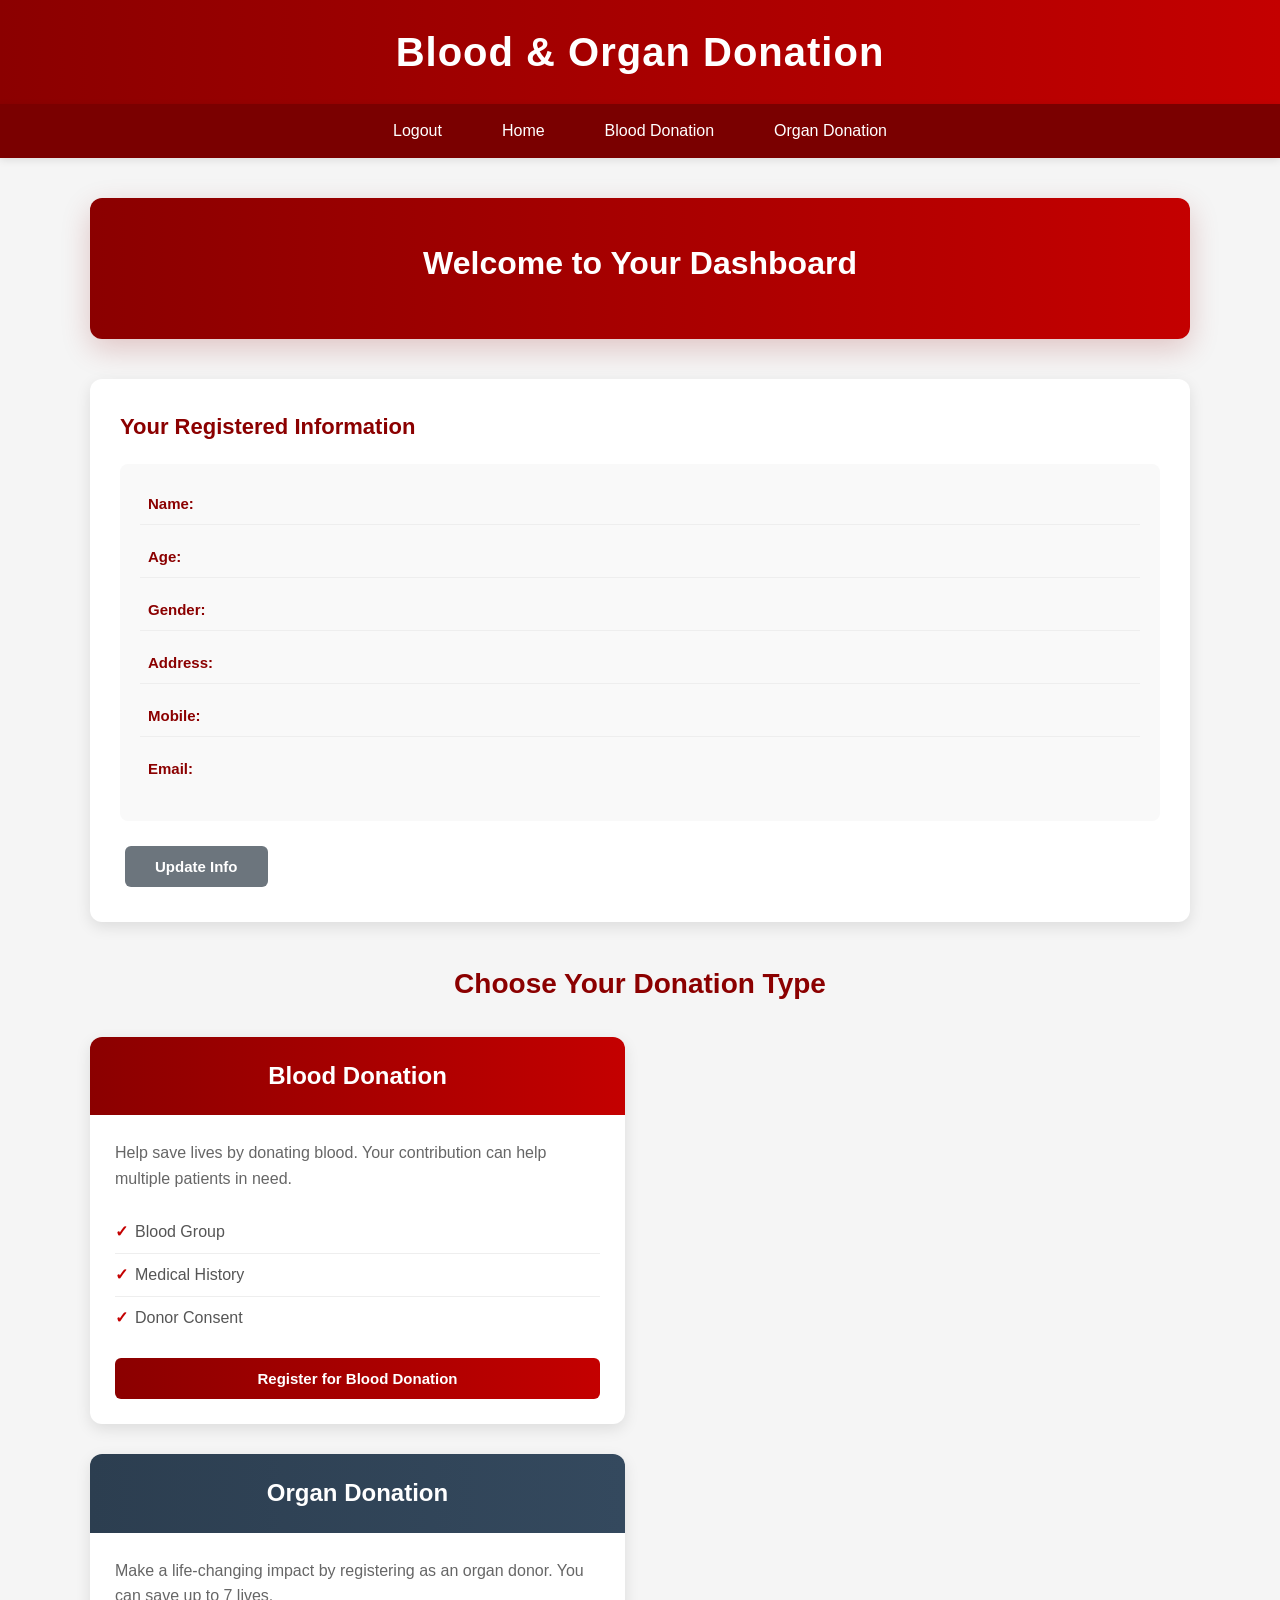
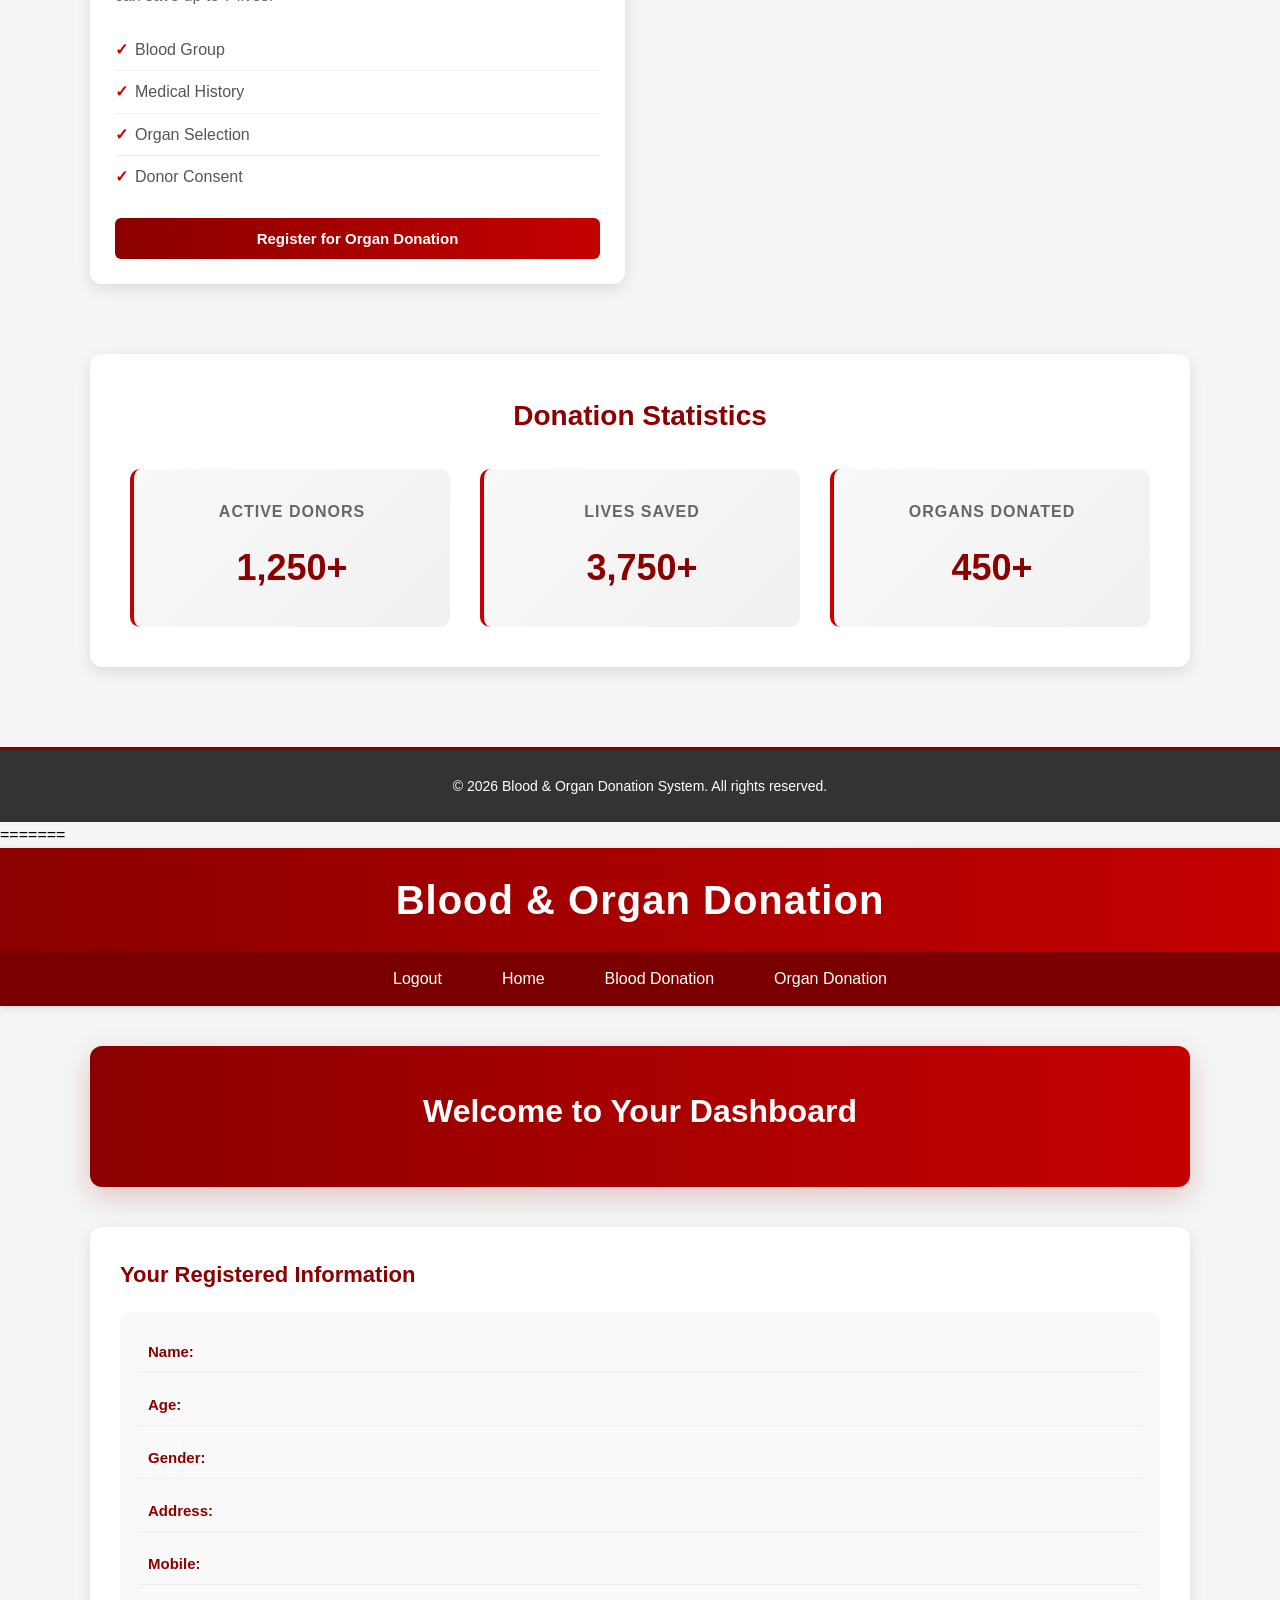
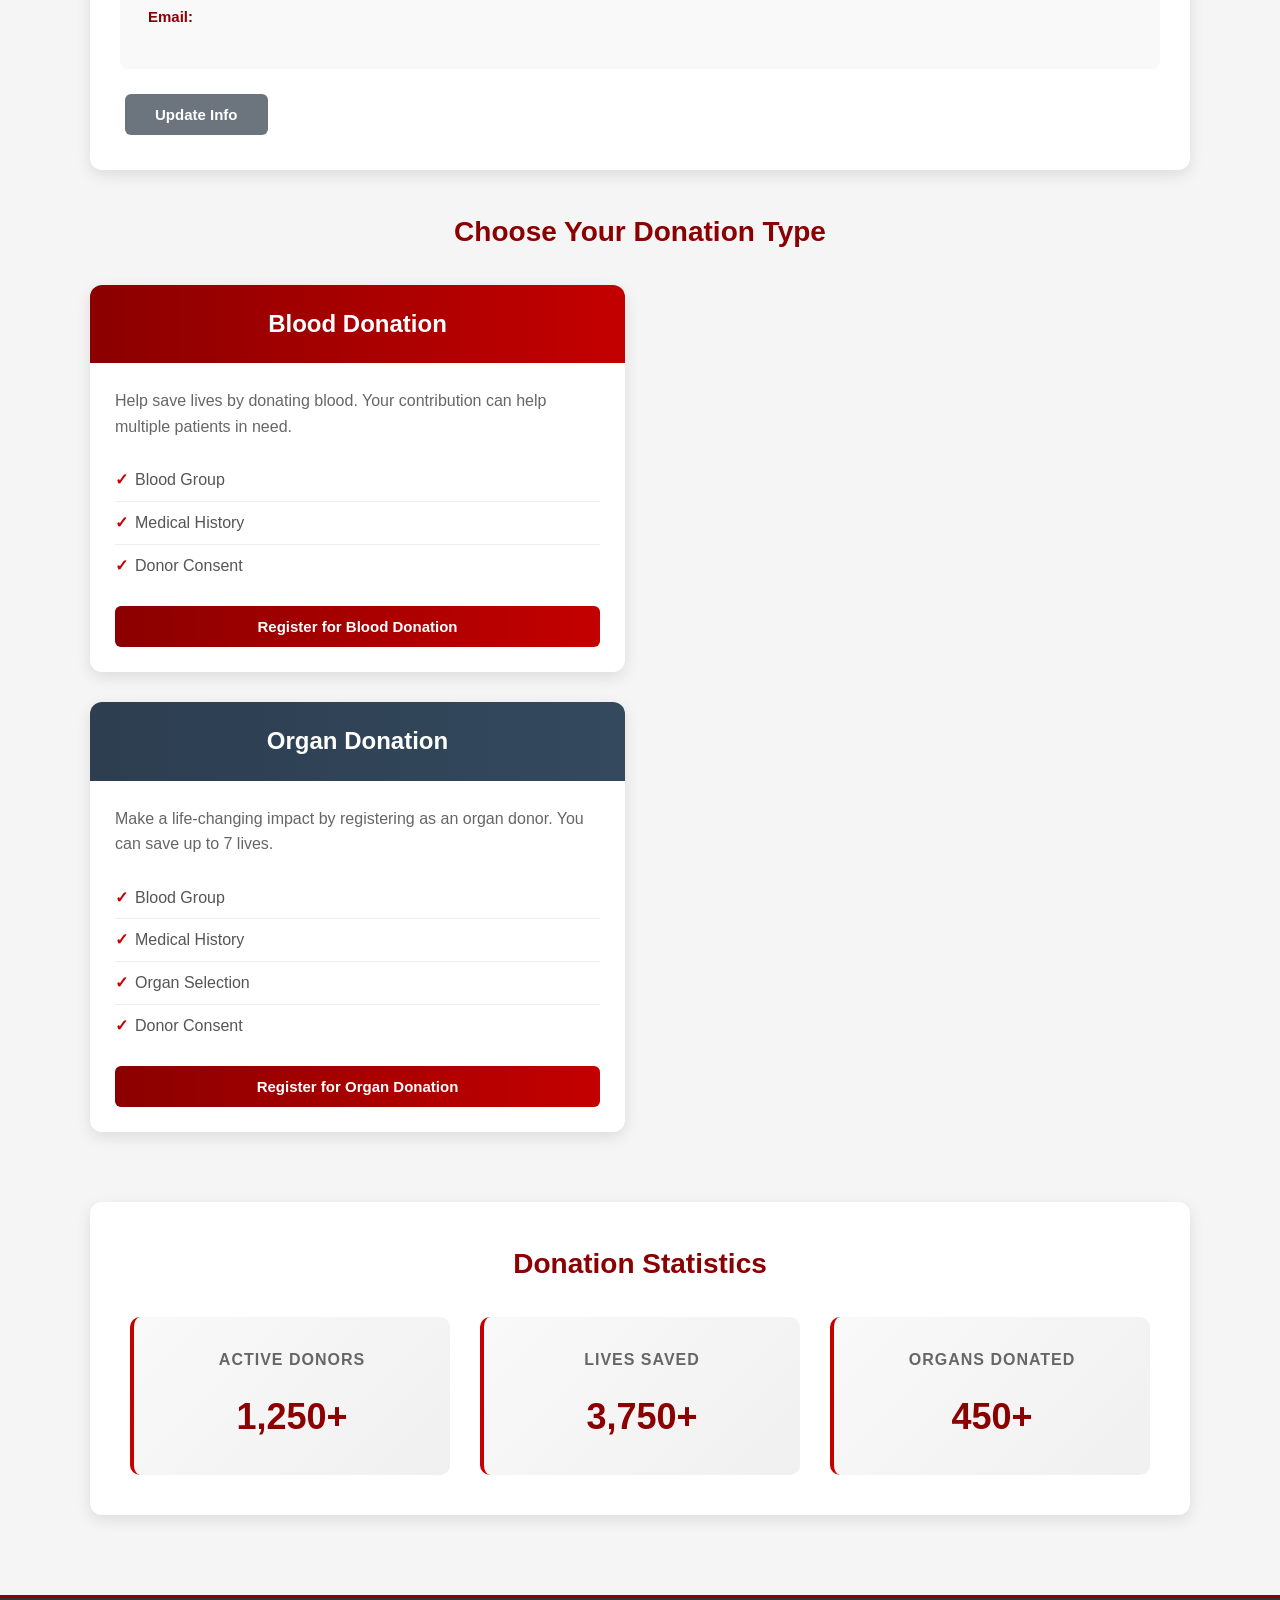
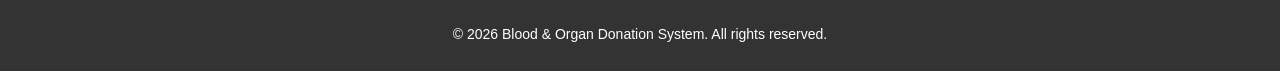
<file: dashboard.html>
<!DOCTYPE html>
<html lang="en">
<head>
    <meta charset="UTF-8">
    <meta name="viewport" content="width=device-width, initial-scale=1.0">
    <title>Dashboard - Blood & Organ Donation</title>
    <link rel="stylesheet" href="style.css">
</head>
<body>
    <header>
        <div class="container">
            <h1>Blood & Organ Donation</h1>
        </div>
    </header>

    <nav class="navbar">
        <div class="container">
            <ul>
                <li onclick="logout()">Logout</li>
                <li onclick="window.location.href='dashboard.html'">Home</li>
                <li onclick="window.location.href='blood-donation.html'">Blood Donation</li>
                <li onclick="window.location.href='organ-donation.html'">Organ Donation</li>
            </ul>
        </div>
    </nav>

    <section class="dashboard-section">
        <div class="container">
            <div class="dashboard-welcome">
                <h2>Welcome to Your Dashboard</h2>
                <p id="userGreeting"></p>
            </div>

            <div class="user-info-card">
                <h3>Your Registered Information</h3>
                <div class="info-display">
                    <p><strong>Name:</strong> <span id="displayName"></span></p>
                    <p><strong>Age:</strong> <span id="displayAge"></span></p>
                    <p><strong>Gender:</strong> <span id="displayGender"></span></p>
                    <p><strong>Address:</strong> <span id="displayAddress"></span></p>
                    <p><strong>Mobile:</strong> <span id="displayMobile"></span></p>
                    <p><strong>Email:</strong> <span id="displayEmail"></span></p>
                </div>
                <button class="btn btn-secondary" onclick="window.location.href='index.html'">Update Info</button>
            </div>

            <div class="donation-options">
                <h2>Choose Your Donation Type</h2>
                
                <div class="option-card">
                    <div class="card-header blood-donation-card">
                        <h3>Blood Donation</h3>
                    </div>
                    <div class="card-body">
                        <p>Help save lives by donating blood. Your contribution can help multiple patients in need.</p>
                        <ul class="requirements">
                            <li>Blood Group</li>
                            <li>Medical History</li>
                            <li>Donor Consent</li>
                        </ul>
                        <button class="btn btn-primary" onclick="window.location.href='blood-donation.html'">Register for Blood Donation</button>
                    </div>
                </div>

                <div class="option-card">
                    <div class="card-header organ-donation-card">
                        <h3>Organ Donation</h3>
                    </div>
                    <div class="card-body">
                        <p>Make a life-changing impact by registering as an organ donor. You can save up to 7 lives.</p>
                        <ul class="requirements">
                            <li>Blood Group</li>
                            <li>Medical History</li>
                            <li>Organ Selection</li>
                            <li>Donor Consent</li>
                        </ul>
                        <button class="btn btn-primary" onclick="window.location.href='organ-donation.html'">Register for Organ Donation</button>
                    </div>
                </div>
            </div>

            <div class="donation-stats">
                <h2>Donation Statistics</h2>
                <div class="stats-container">
                    <div class="stat-box">
                        <h4>Active Donors</h4>
                        <p class="stat-number">1,250+</p>
                    </div>
                    <div class="stat-box">
                        <h4>Lives Saved</h4>
                        <p class="stat-number">3,750+</p>
                    </div>
                    <div class="stat-box">
                        <h4>Organs Donated</h4>
                        <p class="stat-number">450+</p>
                    </div>
                </div>
            </div>
        </div>
    </section>

    <footer>
        <p>&copy; 2026 Blood & Organ Donation System. All rights reserved.</p>
    </footer>

    <script src="script.js"></script>
</body>
</html>
=======
<!DOCTYPE html>
<html lang="en">
<head>
    <meta charset="UTF-8">
    <meta name="viewport" content="width=device-width, initial-scale=1.0">
    <title>Dashboard - Blood & Organ Donation</title>
    <link rel="stylesheet" href="style.css">
</head>
<body>
    <header>
        <div class="container">
            <h1>Blood & Organ Donation</h1>
        </div>
    </header>

    <nav class="navbar">
        <div class="container">
            <ul>
                <li onclick="logout()">Logout</li>
                <li onclick="window.location.href='dashboard.html'">Home</li>
                <li onclick="window.location.href='blood-donation.html'">Blood Donation</li>
                <li onclick="window.location.href='organ-donation.html'">Organ Donation</li>
            </ul>
        </div>
    </nav>

    <section class="dashboard-section">
        <div class="container">
            <div class="dashboard-welcome">
                <h2>Welcome to Your Dashboard</h2>
                <p id="userGreeting"></p>
            </div>

            <div class="user-info-card">
                <h3>Your Registered Information</h3>
                <div class="info-display">
                    <p><strong>Name:</strong> <span id="displayName"></span></p>
                    <p><strong>Age:</strong> <span id="displayAge"></span></p>
                    <p><strong>Gender:</strong> <span id="displayGender"></span></p>
                    <p><strong>Address:</strong> <span id="displayAddress"></span></p>
                    <p><strong>Mobile:</strong> <span id="displayMobile"></span></p>
                    <p><strong>Email:</strong> <span id="displayEmail"></span></p>
                </div>
                <button class="btn btn-secondary" onclick="window.location.href='index.html'">Update Info</button>
            </div>

            <div class="donation-options">
                <h2>Choose Your Donation Type</h2>
                
                <div class="option-card">
                    <div class="card-header blood-donation-card">
                        <h3>Blood Donation</h3>
                    </div>
                    <div class="card-body">
                        <p>Help save lives by donating blood. Your contribution can help multiple patients in need.</p>
                        <ul class="requirements">
                            <li>Blood Group</li>
                            <li>Medical History</li>
                            <li>Donor Consent</li>
                        </ul>
                        <button class="btn btn-primary" onclick="window.location.href='blood-donation.html'">Register for Blood Donation</button>
                    </div>
                </div>

                <div class="option-card">
                    <div class="card-header organ-donation-card">
                        <h3>Organ Donation</h3>
                    </div>
                    <div class="card-body">
                        <p>Make a life-changing impact by registering as an organ donor. You can save up to 7 lives.</p>
                        <ul class="requirements">
                            <li>Blood Group</li>
                            <li>Medical History</li>
                            <li>Organ Selection</li>
                            <li>Donor Consent</li>
                        </ul>
                        <button class="btn btn-primary" onclick="window.location.href='organ-donation.html'">Register for Organ Donation</button>
                    </div>
                </div>
            </div>

            <div class="donation-stats">
                <h2>Donation Statistics</h2>
                <div class="stats-container">
                    <div class="stat-box">
                        <h4>Active Donors</h4>
                        <p class="stat-number">1,250+</p>
                    </div>
                    <div class="stat-box">
                        <h4>Lives Saved</h4>
                        <p class="stat-number">3,750+</p>
                    </div>
                    <div class="stat-box">
                        <h4>Organs Donated</h4>
                        <p class="stat-number">450+</p>
                    </div>
                </div>
            </div>
        </div>
    </section>

    <footer>
        <p>&copy; 2026 Blood & Organ Donation System. All rights reserved.</p>
    </footer>

    <script src="script.js"></script>
</body>
</html>
</file>
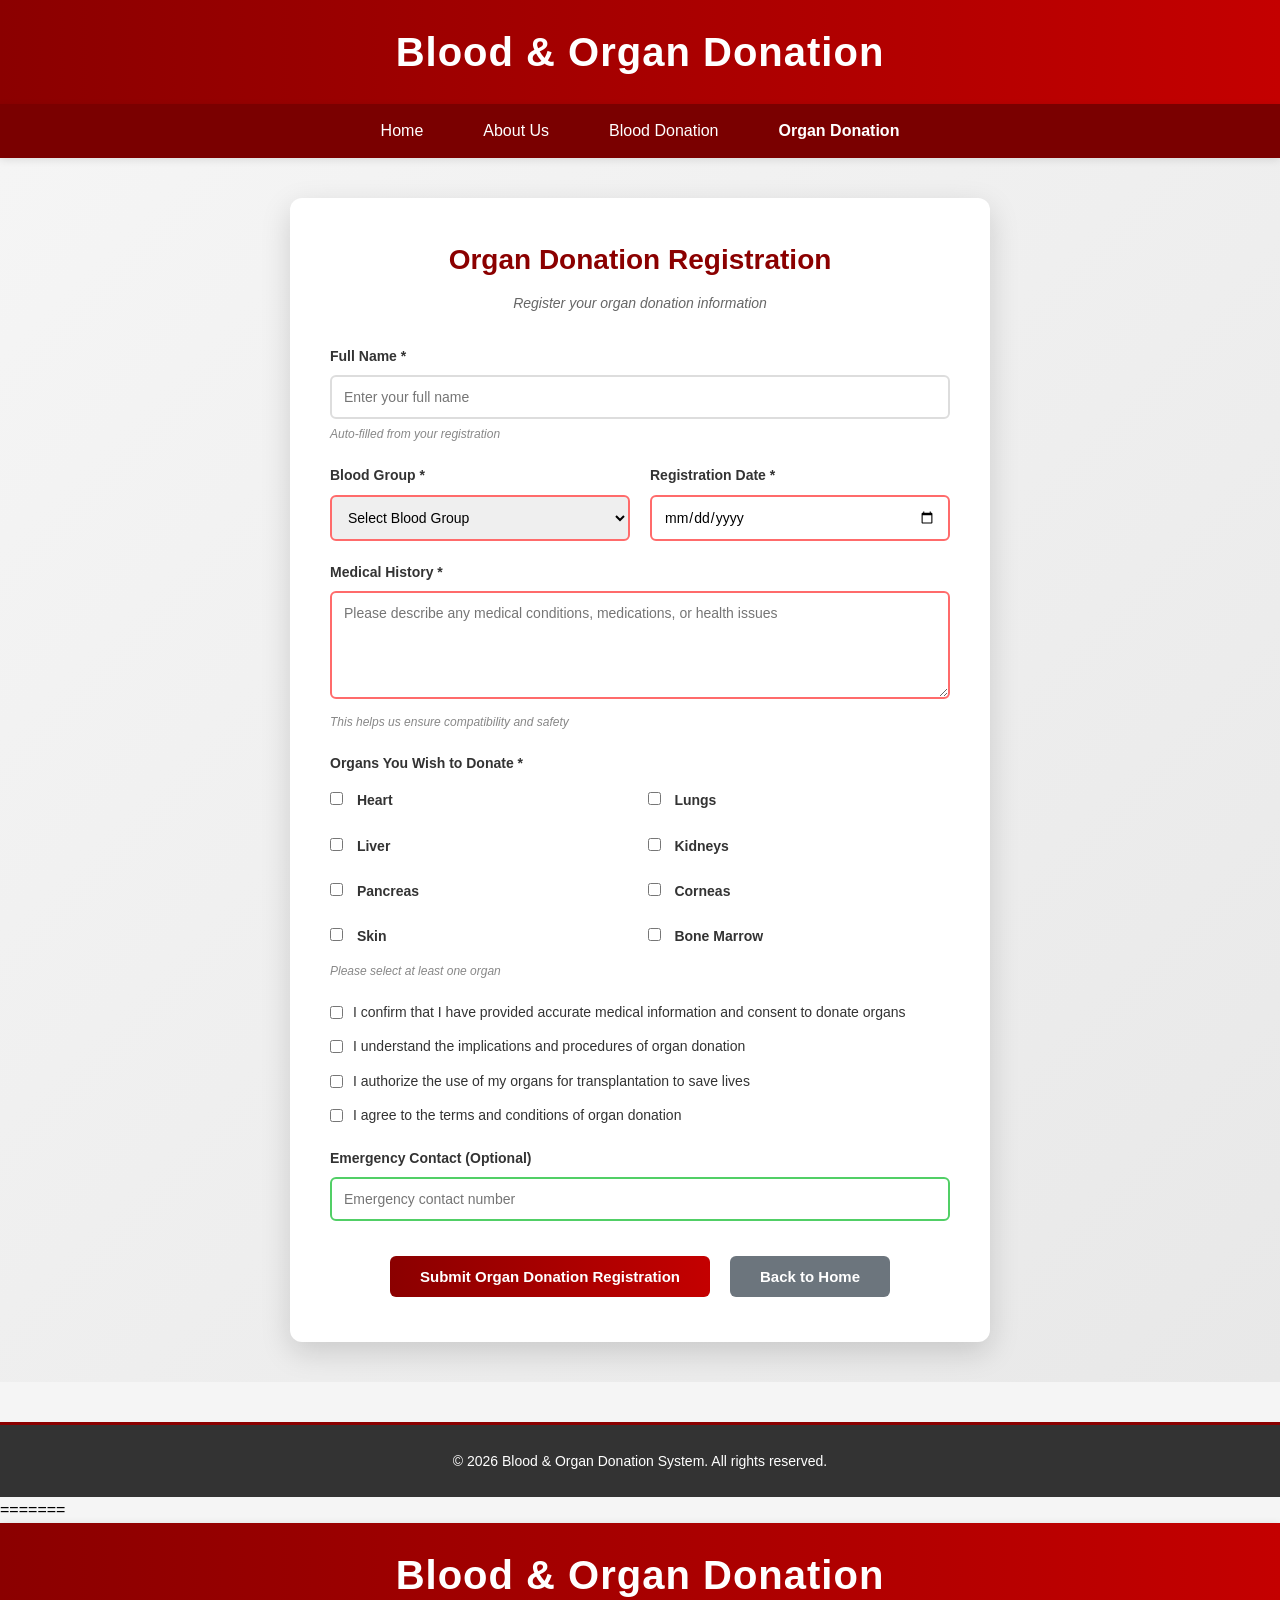
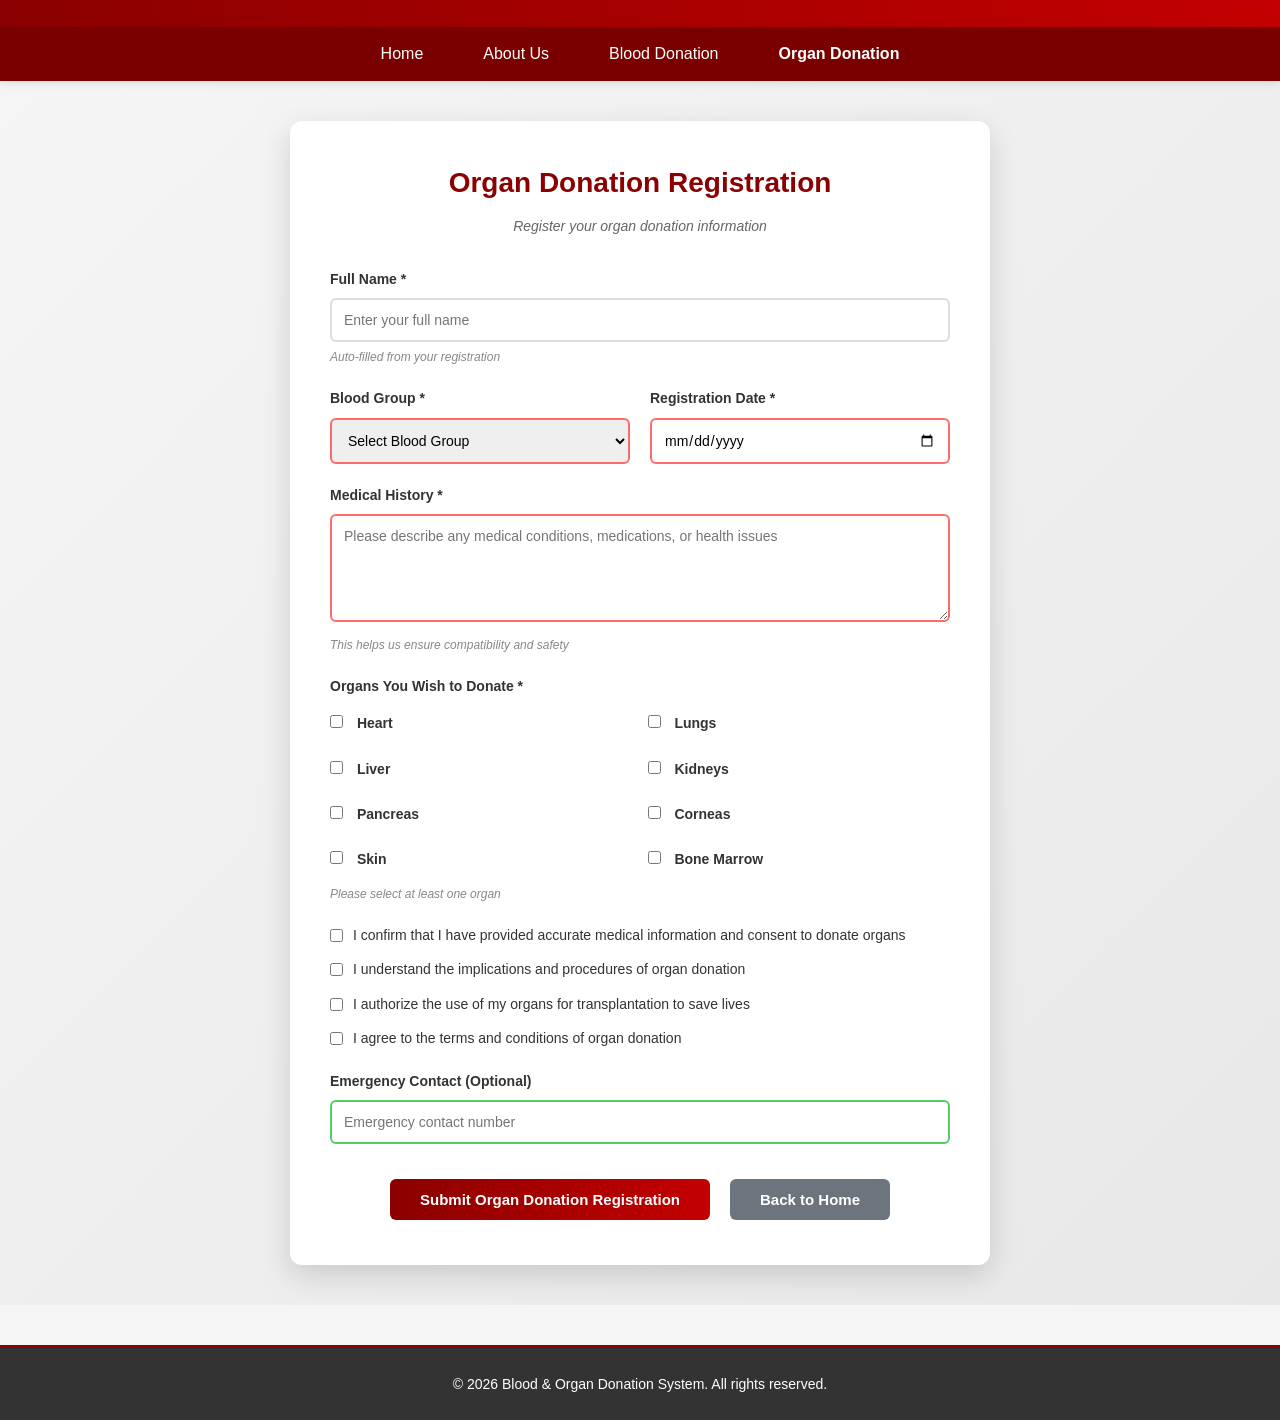
<file: organ-donation.html>
<!DOCTYPE html>
<html lang="en">
<head>
    <meta charset="UTF-8">
    <meta name="viewport" content="width=device-width, initial-scale=1.0">
    <title>Organ Donation Registration - Blood & Organ Donation</title>
    <link rel="stylesheet" href="style.css">
</head>
<body>
    <header>
        <div class="container">
            <h1>Blood & Organ Donation</h1>
        </div>
    </header>

    <nav class="navbar">
        <div class="container">
            <ul>
                <li onclick="window.location.href='index.html'">Home</li>
                <li onclick="window.location.href='about-us.html'">About Us</li>
                <li onclick="window.location.href='blood-donation.html'">Blood Donation</li>
                <li onclick="window.location.href='organ-donation.html'" style="font-weight: bold;">Organ Donation</li>
            </ul>
        </div>
    </nav>

    <section class="form-section">
        <div class="container">
            <div class="form-box">
                <h2>Organ Donation Registration</h2>
                <p class="form-subtitle">Register your organ donation information</p>
                
                <form id="organDonationForm">
                    <div class="form-group">
                        <label for="organName">Full Name *</label>
                        <input type="text" id="organName" name="organName" placeholder="Enter your full name" readonly>
                        <small class="info-text">Auto-filled from your registration</small>
                    </div>

                    <div class="form-row">
                        <div class="form-group">
                            <label for="organBloodGroup">Blood Group *</label>
                            <select id="organBloodGroup" name="organBloodGroup" required>
                                <option value="">Select Blood Group</option>
                                <option value="O+">O+</option>
                                <option value="O-">O-</option>
                                <option value="A+">A+</option>
                                <option value="A-">A-</option>
                                <option value="B+">B+</option>
                                <option value="B-">B-</option>
                                <option value="AB+">AB+</option>
                                <option value="AB-">AB-</option>
                            </select>
                        </div>
                        <div class="form-group">
                            <label for="organRegistrationDate">Registration Date *</label>
                            <input type="date" id="organRegistrationDate" name="organRegistrationDate" required>
                        </div>
                    </div>

                    <div class="form-group">
                        <label for="organMedicalHistory">Medical History *</label>
                        <textarea id="organMedicalHistory" name="organMedicalHistory" placeholder="Please describe any medical conditions, medications, or health issues" rows="5" required></textarea>
                        <small class="info-text">This helps us ensure compatibility and safety</small>
                    </div>

                    <div class="form-group">
                        <label>Organs You Wish to Donate *</label>
                        <div class="organ-options">
                            <label class="checkbox-inline">
                                <input type="checkbox" name="organs" value="Heart">
                                <span>Heart</span>
                            </label>
                            <label class="checkbox-inline">
                                <input type="checkbox" name="organs" value="Lungs">
                                <span>Lungs</span>
                            </label>
                            <label class="checkbox-inline">
                                <input type="checkbox" name="organs" value="Liver">
                                <span>Liver</span>
                            </label>
                            <label class="checkbox-inline">
                                <input type="checkbox" name="organs" value="Kidneys">
                                <span>Kidneys</span>
                            </label>
                            <label class="checkbox-inline">
                                <input type="checkbox" name="organs" value="Pancreas">
                                <span>Pancreas</span>
                            </label>
                            <label class="checkbox-inline">
                                <input type="checkbox" name="organs" value="Corneas">
                                <span>Corneas</span>
                            </label>
                            <label class="checkbox-inline">
                                <input type="checkbox" name="organs" value="Skin">
                                <span>Skin</span>
                            </label>
                            <label class="checkbox-inline">
                                <input type="checkbox" name="organs" value="Bone Marrow">
                                <span>Bone Marrow</span>
                            </label>
                        </div>
                        <small class="info-text">Please select at least one organ</small>
                    </div>

                    <div class="form-group checkbox-group">
                        <label>
                            <input type="checkbox" id="organConsent1" name="organConsent1" required>
                            <span>I confirm that I have provided accurate medical information and consent to donate organs</span>
                        </label>
                        <label>
                            <input type="checkbox" id="organConsent2" name="organConsent2" required>
                            <span>I understand the implications and procedures of organ donation</span>
                        </label>
                        <label>
                            <input type="checkbox" id="organConsent3" name="organConsent3" required>
                            <span>I authorize the use of my organs for transplantation to save lives</span>
                        </label>
                        <label>
                            <input type="checkbox" id="organConsent4" name="organConsent4" required>
                            <span>I agree to the terms and conditions of organ donation</span>
                        </label>
                    </div>

                    <div class="form-group">
                        <label for="emergencyContact">Emergency Contact (Optional)</label>
                        <input type="tel" id="emergencyContact" name="emergencyContact" placeholder="Emergency contact number">
                    </div>

                    <div class="form-actions">
                        <button type="submit" class="btn btn-primary">Submit Organ Donation Registration</button>
                        <button type="button" class="btn btn-secondary" onclick="window.location.href='index.html'">Back to Home</button>
                    </div>
                </form>
            </div>
        </div>
    </section>

    <footer>
        <p>&copy; 2026 Blood & Organ Donation System. All rights reserved.</p>
    </footer>

    <script src="script.js"></script>
</body>
</html>
=======
<!DOCTYPE html>
<html lang="en">
<head>
    <meta charset="UTF-8">
    <meta name="viewport" content="width=device-width, initial-scale=1.0">
    <title>Organ Donation Registration - Blood & Organ Donation</title>
    <link rel="stylesheet" href="style.css">
</head>
<body>
    <header>
        <div class="container">
            <h1>Blood & Organ Donation</h1>
        </div>
    </header>

    <nav class="navbar">
        <div class="container">
            <ul>
                <li onclick="window.location.href='index.html'">Home</li>
                <li onclick="window.location.href='about-us.html'">About Us</li>
                <li onclick="window.location.href='blood-donation.html'">Blood Donation</li>
                <li onclick="window.location.href='organ-donation.html'" style="font-weight: bold;">Organ Donation</li>
            </ul>
        </div>
    </nav>

    <section class="form-section">
        <div class="container">
            <div class="form-box">
                <h2>Organ Donation Registration</h2>
                <p class="form-subtitle">Register your organ donation information</p>
                
                <form id="organDonationForm">
                    <div class="form-group">
                        <label for="organName">Full Name *</label>
                        <input type="text" id="organName" name="organName" placeholder="Enter your full name" readonly>
                        <small class="info-text">Auto-filled from your registration</small>
                    </div>

                    <div class="form-row">
                        <div class="form-group">
                            <label for="organBloodGroup">Blood Group *</label>
                            <select id="organBloodGroup" name="organBloodGroup" required>
                                <option value="">Select Blood Group</option>
                                <option value="O+">O+</option>
                                <option value="O-">O-</option>
                                <option value="A+">A+</option>
                                <option value="A-">A-</option>
                                <option value="B+">B+</option>
                                <option value="B-">B-</option>
                                <option value="AB+">AB+</option>
                                <option value="AB-">AB-</option>
                            </select>
                        </div>
                        <div class="form-group">
                            <label for="organRegistrationDate">Registration Date *</label>
                            <input type="date" id="organRegistrationDate" name="organRegistrationDate" required>
                        </div>
                    </div>

                    <div class="form-group">
                        <label for="organMedicalHistory">Medical History *</label>
                        <textarea id="organMedicalHistory" name="organMedicalHistory" placeholder="Please describe any medical conditions, medications, or health issues" rows="5" required></textarea>
                        <small class="info-text">This helps us ensure compatibility and safety</small>
                    </div>

                    <div class="form-group">
                        <label>Organs You Wish to Donate *</label>
                        <div class="organ-options">
                            <label class="checkbox-inline">
                                <input type="checkbox" name="organs" value="Heart">
                                <span>Heart</span>
                            </label>
                            <label class="checkbox-inline">
                                <input type="checkbox" name="organs" value="Lungs">
                                <span>Lungs</span>
                            </label>
                            <label class="checkbox-inline">
                                <input type="checkbox" name="organs" value="Liver">
                                <span>Liver</span>
                            </label>
                            <label class="checkbox-inline">
                                <input type="checkbox" name="organs" value="Kidneys">
                                <span>Kidneys</span>
                            </label>
                            <label class="checkbox-inline">
                                <input type="checkbox" name="organs" value="Pancreas">
                                <span>Pancreas</span>
                            </label>
                            <label class="checkbox-inline">
                                <input type="checkbox" name="organs" value="Corneas">
                                <span>Corneas</span>
                            </label>
                            <label class="checkbox-inline">
                                <input type="checkbox" name="organs" value="Skin">
                                <span>Skin</span>
                            </label>
                            <label class="checkbox-inline">
                                <input type="checkbox" name="organs" value="Bone Marrow">
                                <span>Bone Marrow</span>
                            </label>
                        </div>
                        <small class="info-text">Please select at least one organ</small>
                    </div>

                    <div class="form-group checkbox-group">
                        <label>
                            <input type="checkbox" id="organConsent1" name="organConsent1" required>
                            <span>I confirm that I have provided accurate medical information and consent to donate organs</span>
                        </label>
                        <label>
                            <input type="checkbox" id="organConsent2" name="organConsent2" required>
                            <span>I understand the implications and procedures of organ donation</span>
                        </label>
                        <label>
                            <input type="checkbox" id="organConsent3" name="organConsent3" required>
                            <span>I authorize the use of my organs for transplantation to save lives</span>
                        </label>
                        <label>
                            <input type="checkbox" id="organConsent4" name="organConsent4" required>
                            <span>I agree to the terms and conditions of organ donation</span>
                        </label>
                    </div>

                    <div class="form-group">
                        <label for="emergencyContact">Emergency Contact (Optional)</label>
                        <input type="tel" id="emergencyContact" name="emergencyContact" placeholder="Emergency contact number">
                    </div>

                    <div class="form-actions">
                        <button type="submit" class="btn btn-primary">Submit Organ Donation Registration</button>
                        <button type="button" class="btn btn-secondary" onclick="window.location.href='index.html'">Back to Home</button>
                    </div>
                </form>
            </div>
        </div>
    </section>

    <footer>
        <p>&copy; 2026 Blood & Organ Donation System. All rights reserved.</p>
    </footer>

    <script src="script.js"></script>
</body>
</html>
</file>
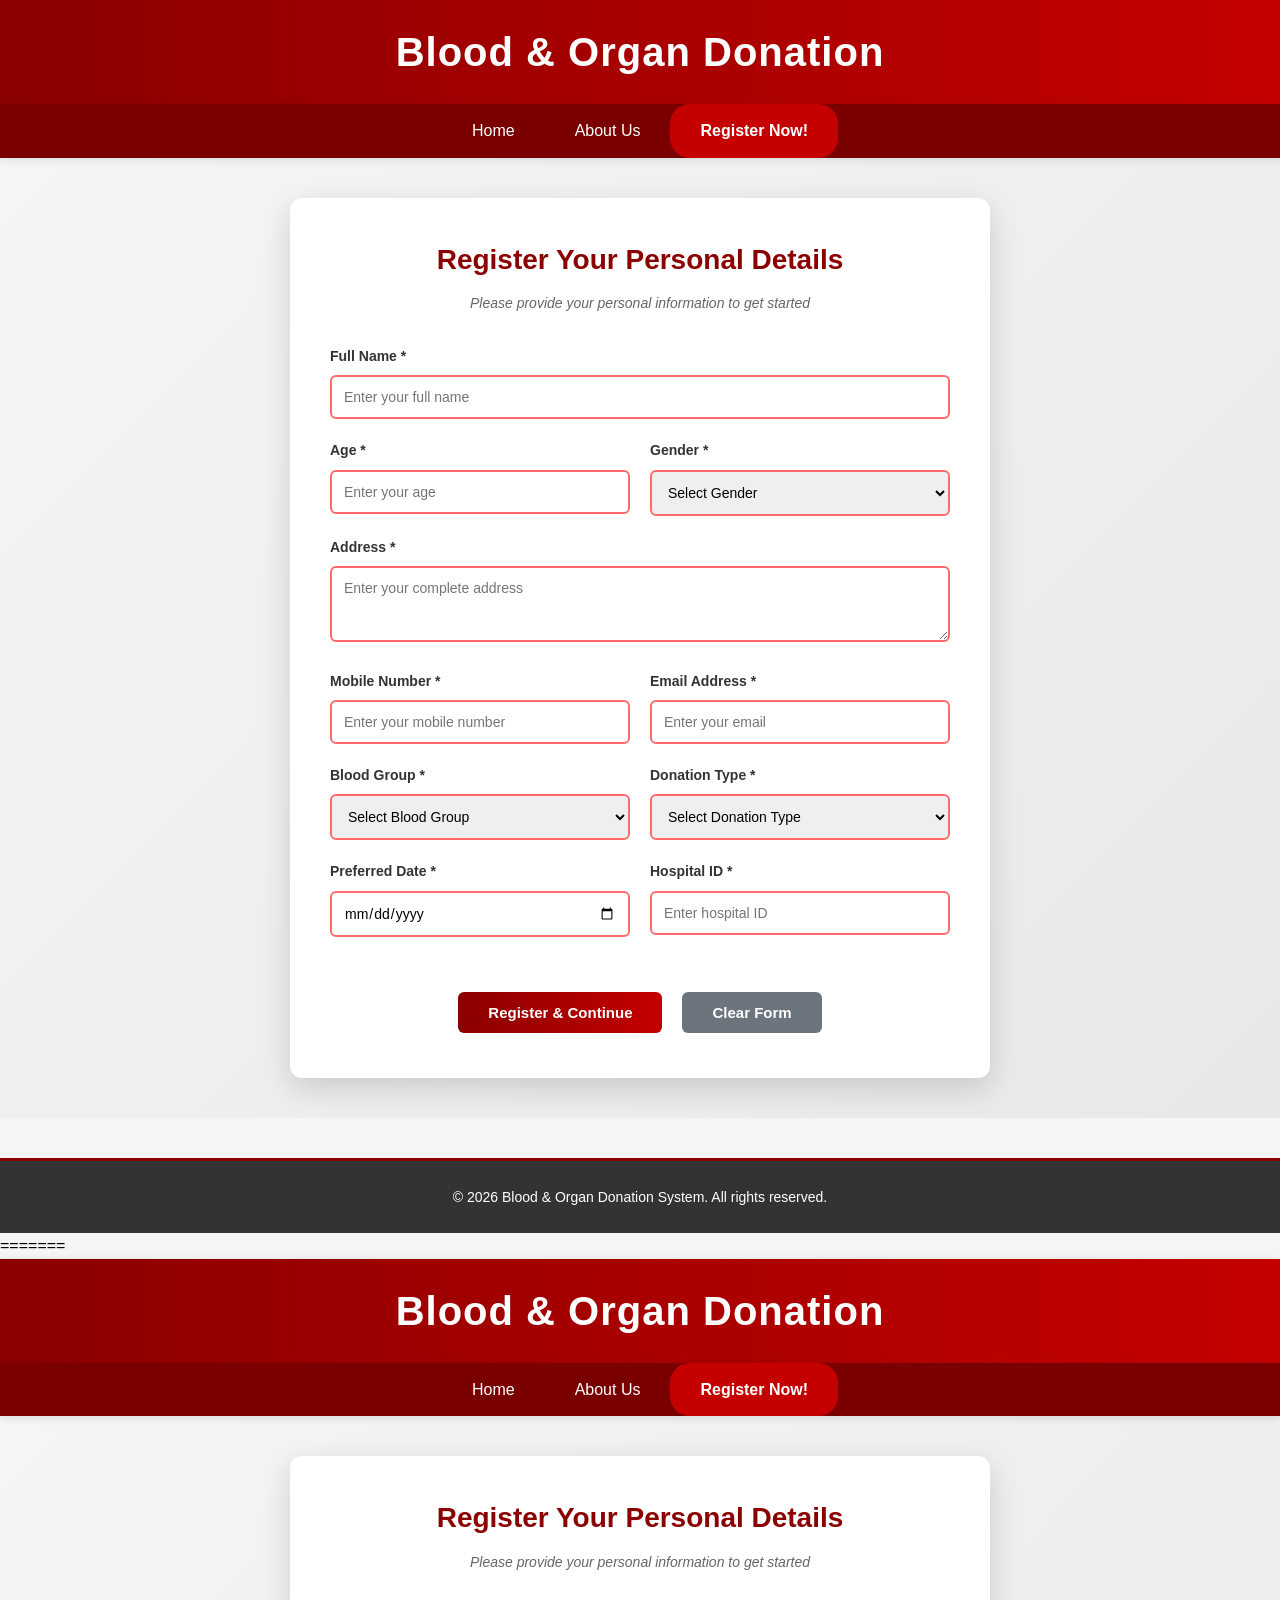
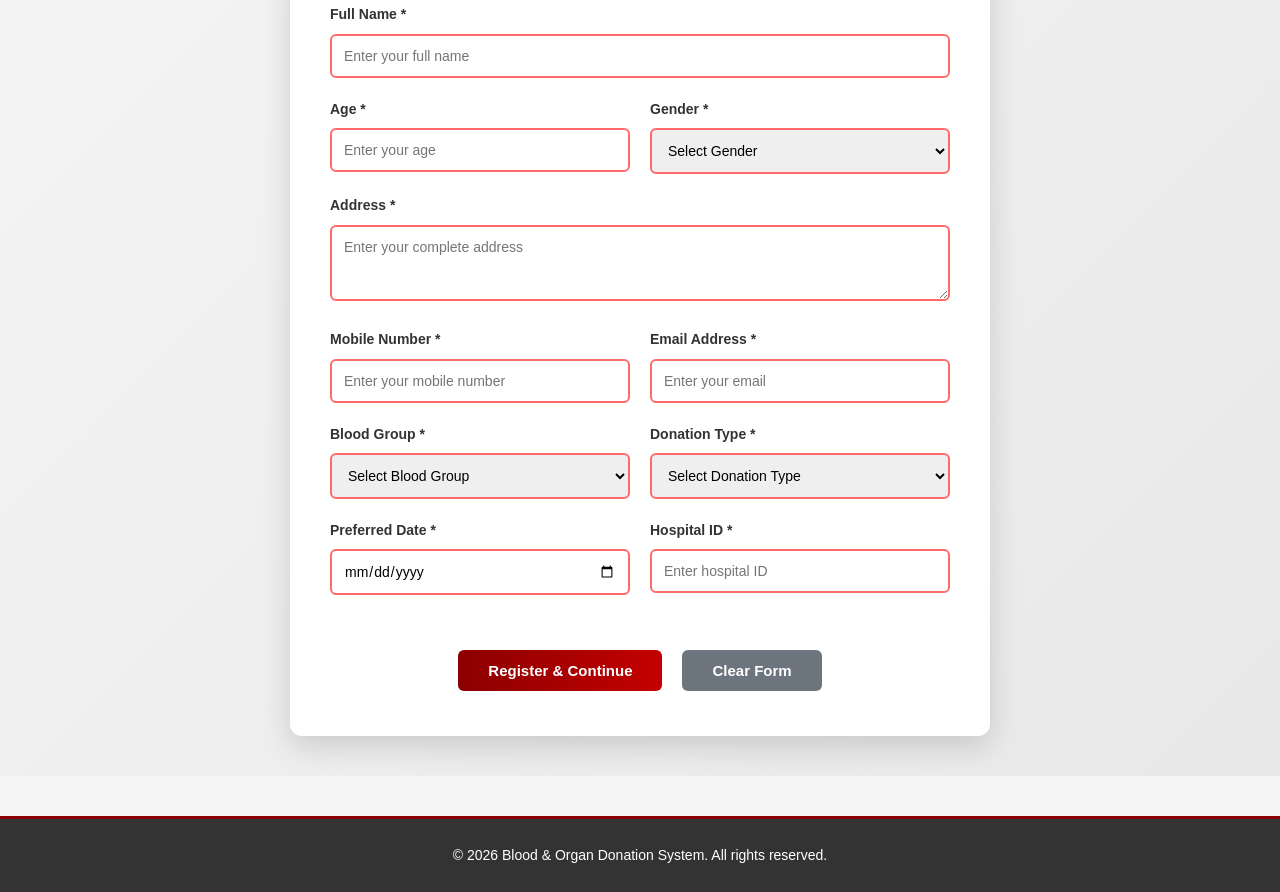
<file: registration.html>
<!DOCTYPE html>
<html lang="en">
<head>
    <meta charset="UTF-8">
    <meta name="viewport" content="width=device-width, initial-scale=1.0">
    <title>User Registration - Blood & Organ Donation</title>
    <link rel="stylesheet" href="style.css">
</head>
<body>
    <header>
        <div class="container">
            <h1>Blood & Organ Donation</h1>
        </div>
    </header>

    <nav class="navbar">
        <div class="container">
            <ul>
                <li onclick="window.location.href='index.html'">Home</li>
                <li onclick="window.location.href='about-us.html'">About Us</li>
                <li onclick="window.location.href='registration.html'" class="register-btn" style="font-weight: bold;">Register Now!</li>
            </ul>
        </div>
    </nav>

    <section class="form-section">
        <div class="container">
            <div class="form-box">
                <h2>Register Your Personal Details</h2>
                <p class="form-subtitle">Please provide your personal information to get started</p>
               
    <form id="registrationForm" action="register.php" method="POST">
                    <div class="form-group">
                        <label for="name">Full Name *</label>
                        <input type="text" id="name" name="name" placeholder="Enter your full name" required>
                    </div>

                    <div class="form-row">
                        <div class="form-group">
                            <label for="age">Age *</label>
                            <input type="number" id="age" name="age" placeholder="Enter your age" min="18" max="120" required>
                        </div>
                        <div class="form-group">
                            <label for="gender">Gender *</label>
                            <select id="gender" name="gender" required>
                                <option value="">Select Gender</option>
                                <option value="Male">Male</option>
                                <option value="Female">Female</option>
                                <option value="Other">Other</option>
                            </select>
                        </div>
                    </div>

                    <div class="form-group">
                        <label for="address">Address *</label>
                        <textarea id="address" name="address" placeholder="Enter your complete address" rows="3" required></textarea>
                    </div>

                    <div class="form-row">
                        <div class="form-group">
                            <label for="phone">Mobile Number *</label>
                            <input type="tel" id="phone" name="phone" placeholder="Enter your mobile number" pattern="[0-9]{10}" required>
                        </div>
                        <div class="form-group">
                            <label for="email">Email Address *</label>
                            <input type="email" id="email" name="email" placeholder="Enter your email" required>
                        </div>
                    </div>

                    <div class="form-row">
                        <div class="form-group">
                            <label for="blood_group">Blood Group *</label>
                            <select id="blood_group" name="blood_group" required>
                                <option value="">Select Blood Group</option>
                                <option value="A+">A+</option>
                                <option value="A-">A-</option>
                                <option value="B+">B+</option>
                                <option value="B-">B-</option>
                                <option value="AB+">AB+</option>
                                <option value="AB-">AB-</option>
                                <option value="O+">O+</option>
                                <option value="O-">O-</option>
                            </select>
                        </div>
                        <div class="form-group">
                            <label for="donation_type">Donation Type *</label>
                            <select id="donation_type" name="donation_type" required>
                                <option value="">Select Donation Type</option>
                                <option value="blood">Blood</option>
                                <option value="organ">Organ</option>
                            </select>
                        </div>
                    </div>

                    <div class="form-row">
                        <div class="form-group">
                            <label for="preferred_date">Preferred Date *</label>
                            <input type="date" id="preferred_date" name="preferred_date" required>
                        </div>
                        <div class="form-group">
                            <label for="hospital_id">Hospital ID *</label>
                            <input type="number" id="hospital_id" name="hospital_id" placeholder="Enter hospital ID" required>
                        </div>
                    </div>

                    <div class="form-actions">
                        <button type="submit" class="btn btn-primary">Register & Continue</button>
                        <button type="reset" class="btn btn-secondary">Clear Form</button>
                    </div>
                </form>
            </div>
        </div>
    </section>

    <footer>
        <p>&copy; 2026 Blood & Organ Donation System. All rights reserved.</p>
    </footer>

    <script>
        // Check for user cookie and show welcome message
        document.addEventListener('DOMContentLoaded', function() {
            const userName = getCookie('user_name');
            if (userName) {
                alert('Welcome back ' + userName + '!');
            }

            // Check URL parameters for success/error messages
            const urlParams = new URLSearchParams(window.location.search);
            
            if (urlParams.has('success') && urlParams.get('success') === '1') {
                alert('Registration successful!');
                // Clear the URL parameter
                window.history.replaceState({}, document.title, 'registration.html');
            } else if (urlParams.has('error') && urlParams.get('error') === '1') {
                alert('Registration failed!');
                // Clear the URL parameter
                window.history.replaceState({}, document.title, 'registration.html');
            }
        });

        // Helper function to get cookie value
        function getCookie(name) {
            const value = `; ${document.cookie}`;
            const parts = value.split(`; ${name}=`);
            if (parts.length === 2) return parts.pop().split(';').shift();
        }
    </script>
    <!-- <script src="script.js"></script> -->
</body>
</html>
=======
<!DOCTYPE html>
<html lang="en">
<head>
    <meta charset="UTF-8">
    <meta name="viewport" content="width=device-width, initial-scale=1.0">
    <title>User Registration - Blood & Organ Donation</title>
    <link rel="stylesheet" href="style.css">
</head>
<body>
    <header>
        <div class="container">
            <h1>Blood & Organ Donation</h1>
        </div>
    </header>

    <nav class="navbar">
        <div class="container">
            <ul>
                <li onclick="window.location.href='index.html'">Home</li>
                <li onclick="window.location.href='about-us.html'">About Us</li>
                <li onclick="window.location.href='registration.html'" class="register-btn" style="font-weight: bold;">Register Now!</li>
            </ul>
        </div>
    </nav>

    <section class="form-section">
        <div class="container">
            <div class="form-box">
                <h2>Register Your Personal Details</h2>
                <p class="form-subtitle">Please provide your personal information to get started</p>
               
    <form id="registrationForm" action="register.php" method="POST">
                    <div class="form-group">
                        <label for="name">Full Name *</label>
                        <input type="text" id="name" name="name" placeholder="Enter your full name" required>
                    </div>

                    <div class="form-row">
                        <div class="form-group">
                            <label for="age">Age *</label>
                            <input type="number" id="age" name="age" placeholder="Enter your age" min="18" max="120" required>
                        </div>
                        <div class="form-group">
                            <label for="gender">Gender *</label>
                            <select id="gender" name="gender" required>
                                <option value="">Select Gender</option>
                                <option value="Male">Male</option>
                                <option value="Female">Female</option>
                                <option value="Other">Other</option>
                            </select>
                        </div>
                    </div>

                    <div class="form-group">
                        <label for="address">Address *</label>
                        <textarea id="address" name="address" placeholder="Enter your complete address" rows="3" required></textarea>
                    </div>

                    <div class="form-row">
                        <div class="form-group">
                            <label for="phone">Mobile Number *</label>
                            <input type="tel" id="phone" name="phone" placeholder="Enter your mobile number" pattern="[0-9]{10}" required>
                        </div>
                        <div class="form-group">
                            <label for="email">Email Address *</label>
                            <input type="email" id="email" name="email" placeholder="Enter your email" required>
                        </div>
                    </div>

                    <div class="form-row">
                        <div class="form-group">
                            <label for="blood_group">Blood Group *</label>
                            <select id="blood_group" name="blood_group" required>
                                <option value="">Select Blood Group</option>
                                <option value="A+">A+</option>
                                <option value="A-">A-</option>
                                <option value="B+">B+</option>
                                <option value="B-">B-</option>
                                <option value="AB+">AB+</option>
                                <option value="AB-">AB-</option>
                                <option value="O+">O+</option>
                                <option value="O-">O-</option>
                            </select>
                        </div>
                        <div class="form-group">
                            <label for="donation_type">Donation Type *</label>
                            <select id="donation_type" name="donation_type" required>
                                <option value="">Select Donation Type</option>
                                <option value="blood">Blood</option>
                                <option value="organ">Organ</option>
                            </select>
                        </div>
                    </div>

                    <div class="form-row">
                        <div class="form-group">
                            <label for="preferred_date">Preferred Date *</label>
                            <input type="date" id="preferred_date" name="preferred_date" required>
                        </div>
                        <div class="form-group">
                            <label for="hospital_id">Hospital ID *</label>
                            <input type="number" id="hospital_id" name="hospital_id" placeholder="Enter hospital ID" required>
                        </div>
                    </div>

                    <div class="form-actions">
                        <button type="submit" class="btn btn-primary">Register & Continue</button>
                        <button type="reset" class="btn btn-secondary">Clear Form</button>
                    </div>
                </form>
            </div>
        </div>
    </section>

    <footer>
        <p>&copy; 2026 Blood & Organ Donation System. All rights reserved.</p>
    </footer>

    <script>
        // Check for user cookie and show welcome message
        document.addEventListener('DOMContentLoaded', function() {
            const userName = getCookie('user_name');
            if (userName) {
                alert('Welcome back ' + userName + '!');
            }

            // Check URL parameters for success/error messages
            const urlParams = new URLSearchParams(window.location.search);
            
            if (urlParams.has('success') && urlParams.get('success') === '1') {
                alert('Registration successful!');
                // Clear the URL parameter
                window.history.replaceState({}, document.title, 'registration.html');
            } else if (urlParams.has('error') && urlParams.get('error') === '1') {
                alert('Registration failed!');
                // Clear the URL parameter
                window.history.replaceState({}, document.title, 'registration.html');
            }
        });

        // Helper function to get cookie value
        function getCookie(name) {
            const value = `; ${document.cookie}`;
            const parts = value.split(`; ${name}=`);
            if (parts.length === 2) return parts.pop().split(';').shift();
        }
    </script>
    <!-- <script src="script.js"></script> -->
</body>
</html>
</file>
<file: style.css>
* {
    margin: 0;
    padding: 0;
    box-sizing: border-box;
    font-family: 'Segoe UI', Tahoma, Geneva, Verdana, sans-serif;
}

html {
    scroll-behavior: smooth;
}

body {
    background-color: #f5f5f5;
    line-height: 1.6;
}

/* CONTAINER */

.container {
    width: 1100px;
    max-width: 90%;
    margin: 0 auto;
}

/* HEADER */

header {
    background: linear-gradient(90deg, #8b0000, #c40000);
    color: white;
    padding: 20px 0;
    box-shadow: 0 4px 10px rgba(0, 0, 0, 0.2);
    position: relative;
}

header h1 {
    font-size: 40px;
    text-align: center;
    letter-spacing: 1px;
    font-weight: 700;
}

/* NAVBAR */

.navbar {
    background: #7a0000;
    box-shadow: 0 2px 8px rgba(0, 0, 0, 0.1);
    position: sticky;
    top: 0;
    z-index: 100;
}

.navbar ul {
    display: flex;
    justify-content: center;
    list-style: none;
    flex-wrap: wrap;
}

.navbar li {
    padding: 14px 30px;
    color: white;
    font-size: 16px;
    cursor: pointer;
    transition: all 0.3s ease;
    display: flex;
    align-items: center;
}

.navbar li:hover {
    background: #c40000;
    transform: scale(1.05);
}

.navbar .register-btn {
    background: #c40000;
    border-radius: 20px;
    font-weight: 600;
    transition: all 0.3s ease;
}

.navbar .register-btn:hover {
    background: #8b0000;
    transform: scale(1.08);
    box-shadow: 0 4px 12px rgba(196, 0, 0, 0.4);
}

.navbar .donation-btn {
    background: #a00000;
    border-radius: 15px;
    font-weight: 500;
    transition: all 0.3s ease;
}

.navbar .donation-btn:hover,
.navbar .donation-btn.active {
    background: #8b0000;
    transform: scale(1.05);
    box-shadow: 0 3px 10px rgba(160, 0, 0, 0.3);
}

@media (max-width: 768px) {
    .navbar li {
        padding: 10px 15px;
        font-size: 14px;
    }
    
    .navbar .donation-btn,
    .navbar .register-btn {
        border-radius: 10px;
        font-size: 13px;
    }
}

/* HERO SECTION */

.hero {
    height: 60vh;
    background: linear-gradient(135deg, #8b0000 0%, #c40000 100%);
    display: flex;
    align-items: center;
    justify-content: center;
    padding: 40px 0;
    position: relative;
    overflow: hidden;
}

.hero::before {
    content: '';
    position: absolute;
    top: 0;
    left: 0;
    right: 0;
    bottom: 0;
    background: url('data:image/svg+xml,<svg xmlns="http://www.w3.org/2000/svg" viewBox="0 0 100 100"><circle cx="20" cy="20" r="2" fill="white" opacity="0.1"/><circle cx="80" cy="80" r="2" fill="white" opacity="0.1"/></svg>');
    opacity: 0.5;
}

.hero-box {
    background: rgba(255, 255, 255, 0.95);
    padding: 50px;
    border-radius: 12px;
    text-align: center;
    max-width: 600px;
    box-shadow: 0 15px 40px rgba(0, 0, 0, 0.3);
    position: relative;
    z-index: 2;
    animation: slideIn 0.8s ease-out;
}

.hero-box h2 {
    color: #8b0000;
    margin-bottom: 15px;
    font-size: 32px;
    font-weight: 700;
}

.hero-box p {
    margin-bottom: 25px;
    font-size: 16px;
    line-height: 1.7;
    color: #555;
}

.hero-box .btn {
    margin: 10px 5px;
}

/* FORM SECTION */

.form-section {
    min-height: 80vh;
    padding: 40px 0;
    display: flex;
    align-items: center;
    background: linear-gradient(135deg, #f5f5f5 0%, #e8e8e8 100%);
}

.form-box {
    background: white;
    padding: 40px;
    border-radius: 12px;
    box-shadow: 0 10px 30px rgba(0, 0, 0, 0.15);
    max-width: 700px;
    margin: 0 auto;
    width: 100%;
}

.form-box h2 {
    color: #8b0000;
    margin-bottom: 10px;
    font-size: 28px;
    text-align: center;
}

.form-subtitle {
    color: #666;
    text-align: center;
    margin-bottom: 30px;
    font-size: 14px;
    font-style: italic;
}

/* FORM STYLING */

.form-group {
    margin-bottom: 20px;
}

.form-group label {
    display: block;
    margin-bottom: 8px;
    color: #333;
    font-weight: 600;
    font-size: 14px;
}

.form-group input,
.form-group textarea,
.form-group select {
    width: 100%;
    padding: 12px;
    border: 2px solid #ddd;
    border-radius: 6px;
    font-size: 14px;
    transition: all 0.3s ease;
    font-family: 'Segoe UI', Tahoma, Geneva, Verdana, sans-serif;
}

.form-group input:focus,
.form-group textarea:focus,
.form-group select:focus {
    outline: none;
    border-color: #c40000;
    box-shadow: 0 0 8px rgba(196, 0, 0, 0.2);
}

.form-group input:invalid,
.form-group textarea:invalid,
.form-group select:invalid {
    border-color: #ff6b6b;
}

.form-group input:valid,
.form-group textarea:valid,
.form-group select:valid {
    border-color: #51cf66;
}

.form-row {
    display: grid;
    grid-template-columns: 1fr 1fr;
    gap: 20px;
}

.info-text {
    display: block;
    margin-top: 6px;
    color: #888;
    font-size: 12px;
    font-style: italic;
}

/* CHECKBOX STYLING */

.checkbox-group {
    margin-top: 20px;
}

.checkbox-group label,
.checkbox-inline {
    display: flex;
    align-items: center;
    margin-bottom: 12px;
    cursor: pointer;
    font-weight: normal;
}

.checkbox-group input[type="checkbox"],
.checkbox-inline input[type="checkbox"] {
    width: auto;
    margin-right: 10px;
    cursor: pointer;
    accent-color: #c40000;
}

.checkbox-inline {
    margin-right: 20px;
    display: inline-flex;
}

.organ-options {
    display: grid;
    grid-template-columns: repeat(2, 1fr);
    gap: 15px;
    margin-top: 15px;
}

@media (max-width: 768px) {
    .organ-options {
        grid-template-columns: 1fr;
    }
}

/* BUTTONS */

.btn {
    padding: 12px 30px;
    margin: 5px;
    border: none;
    border-radius: 6px;
    cursor: pointer;
    font-size: 15px;
    font-weight: 600;
    transition: all 0.3s ease;
    display: inline-block;
}

.btn-primary {
    background: linear-gradient(90deg, #8b0000, #c40000);
    color: white;
}

.btn-primary:hover {
    background: linear-gradient(90deg, #c40000, #8b0000);
    transform: translateY(-2px);
    box-shadow: 0 8px 16px rgba(196, 0, 0, 0.3);
}

.btn-primary:active {
    transform: translateY(0);
}

.btn-secondary {
    background: #6c757d;
    color: white;
}

.btn-secondary:hover {
    background: #5a6268;
    transform: translateY(-2px);
    box-shadow: 0 8px 16px rgba(0, 0, 0, 0.2);
}

.form-actions {
    display: flex;
    gap: 10px;
    justify-content: center;
    margin-top: 30px;
    flex-wrap: wrap;
}

/* HOSPITAL REGISTRATION SECTION */

.hospital-registration-section {
    padding: 40px 0;
    background: linear-gradient(135deg, #f5f5f5 0%, #e8e8e8 100%);
}

.hospital-form {
    max-width: 800px;
    margin: 0 auto;
}

.hospital-register-btn {
    padding: 14px 40px;
    font-size: 16px;
    font-weight: 600;
    border-radius: 25px;
    background: linear-gradient(90deg, #8b0000, #c40000);
    color: white;
    border: none;
    cursor: pointer;
    transition: all 0.3s ease;
    box-shadow: 0 4px 12px rgba(139, 0, 0, 0.3);
}

.hospital-register-btn:hover {
    background: linear-gradient(90deg, #c40000, #8b0000);
    transform: translateY(-2px);
    box-shadow: 0 8px 20px rgba(196, 0, 0, 0.4);
}

.hospital-register-btn:active {
    transform: translateY(0);
}

/* NEARBY HOSPITALS SECTION */

.nearby-hospitals-section {
    padding: 40px 0;
    background: linear-gradient(135deg, #f9f9f9 0%, #f0f0f0 100%);
}

.section-header {
    text-align: center;
    margin-bottom: 40px;
}

.section-header h2 {
    color: #8b0000;
    font-size: 32px;
    margin-bottom: 10px;
    font-weight: 700;
}

.section-subtitle {
    color: #666;
    font-size: 16px;
    margin: 0;
}

/* HOSPITAL FILTERS */

.hospital-filters {
    display: flex;
    justify-content: center;
    gap: 30px;
    margin-bottom: 40px;
    flex-wrap: wrap;
}

.filter-group {
    display: flex;
    flex-direction: column;
    align-items: flex-start;
}

.filter-group label {
    font-weight: 600;
    color: #333;
    margin-bottom: 8px;
    font-size: 14px;
}

.filter-select {
    padding: 10px 15px;
    border: 2px solid #ddd;
    border-radius: 8px;
    font-size: 14px;
    background: white;
    cursor: pointer;
    transition: all 0.3s ease;
    min-width: 150px;
}

.filter-select:focus {
    outline: none;
    border-color: #c40000;
    box-shadow: 0 0 8px rgba(196, 0, 0, 0.2);
}

/* HOSPITALS GRID */

.hospitals-grid {
    display: grid;
    grid-template-columns: repeat(auto-fit, minmax(300px, 1fr));
    gap: 25px;
    margin-bottom: 30px;
}

.hospital-card {
    background: white;
    border-radius: 12px;
    box-shadow: 0 5px 15px rgba(0, 0, 0, 0.1);
    padding: 25px;
    transition: all 0.3s ease;
    border: 2px solid transparent;
}

.hospital-card:hover {
    transform: translateY(-5px);
    box-shadow: 0 10px 25px rgba(0, 0, 0, 0.15);
}

.hospital-card.selected {
    border-color: #c40000;
    box-shadow: 0 8px 20px rgba(196, 0, 0, 0.3);
    background: linear-gradient(135deg, #fff5f5, #ffe8e8);
}

.hospital-header {
    display: flex;
    justify-content: space-between;
    align-items: flex-start;
    margin-bottom: 15px;
}

.hospital-header h3 {
    color: #8b0000;
    font-size: 20px;
    margin: 0;
    font-weight: 700;
}

.distance {
    background: #e8f4f8;
    color: #2c5aa0;
    padding: 4px 8px;
    border-radius: 12px;
    font-size: 12px;
    font-weight: 600;
}

.hospital-address {
    margin-bottom: 15px;
}

.hospital-address p {
    color: #666;
    margin: 0;
    font-size: 14px;
}

.hospital-services {
    display: flex;
    flex-wrap: wrap;
    gap: 8px;
    margin-bottom: 20px;
}

.service-tag {
    padding: 4px 10px;
    border-radius: 15px;
    font-size: 11px;
    font-weight: 600;
    text-transform: uppercase;
    letter-spacing: 0.5px;
}

.blood-service {
    background: #ffebee;
    color: #c62828;
}

.organ-service {
    background: #e8f5e8;
    color: #2e7d32;
}

.emergency-service {
    background: #fff3e0;
    color: #ef6c00;
}

.select-hospital-btn {
    width: 100%;
    padding: 12px;
    background: linear-gradient(90deg, #8b0000, #c40000);
    color: white;
    border: none;
    border-radius: 8px;
    font-size: 14px;
    font-weight: 600;
    cursor: pointer;
    transition: all 0.3s ease;
}

.select-hospital-btn:hover {
    background: linear-gradient(90deg, #c40000, #8b0000);
    transform: translateY(-2px);
    box-shadow: 0 6px 12px rgba(196, 0, 0, 0.3);
}

.select-hospital-btn:active {
    transform: translateY(0);
}

.location-note {
    text-align: center;
    margin-top: 20px;
}

.location-note p {
    color: #888;
    font-style: italic;
    font-size: 14px;
}

/* ABOUT SECTION */

.about-section {
    padding: 40px 0;
    min-height: auto;
}

.about-header {
    background: linear-gradient(90deg, #8b0000, #c40000);
    color: white;
    padding: 50px;
    border-radius: 12px;
    text-align: center;
    margin-bottom: 40px;
    box-shadow: 0 10px 30px rgba(139, 0, 0, 0.2);
    animation: slideIn 0.6s ease-out;
}

.about-header h2 {
    font-size: 36px;
    margin-bottom: 10px;
    font-weight: 700;
}

.about-subtitle {
    font-size: 18px;
    opacity: 0.95;
}

.about-content {
    display: grid;
    grid-template-columns: 1fr;
    gap: 25px;
}

.about-card {
    background: white;
    padding: 30px;
    border-radius: 12px;
    box-shadow: 0 5px 15px rgba(0, 0, 0, 0.1);
    animation: slideIn 0.6s ease-out;
    border-left: 4px solid #c40000;
}

.about-card h3 {
    color: #8b0000;
    margin-bottom: 15px;
    font-size: 22px;
    font-weight: 700;
}

.about-card h4 {
    color: #8b0000;
    margin-top: 15px;
    margin-bottom: 10px;
    font-size: 16px;
    font-weight: 600;
}

.about-card p {
    color: #555;
    line-height: 1.8;
    margin-bottom: 15px;
}

.about-card ul {
    list-style: none;
    margin-left: 0;
}

.about-card li {
    padding: 10px 0;
    color: #555;
    border-bottom: 1px solid #eee;
    line-height: 1.6;
}

.about-card li:last-child {
    border-bottom: none;
}

.services-list li {
    padding-left: 20px;
    position: relative;
}

.services-list li:before {
    content: "✓";
    position: absolute;
    left: 0;
    color: #c40000;
    font-weight: bold;
}

.why-choose li {
    padding-left: 25px;
    position: relative;
    font-size: 16px;
    font-weight: 500;
    color: #333;
}

.why-choose li:before {
    content: "✓";
    position: absolute;
    left: 0;
    color: #c40000;
    font-weight: bold;
    font-size: 18px;
}

.highlight-card {
    background: linear-gradient(135deg, #fff5f5, #ffe8e8);
    border-left: 4px solid #8b0000;
}

.eligibility {
    background: #f9f9f9;
    padding: 20px;
    border-radius: 8px;
    margin-top: 15px;
}

.impact-stats {
    display: grid;
    grid-template-columns: repeat(3, 1fr);
    gap: 20px;
    margin-top: 20px;
}

.impact-stat {
    background: #f9f9f9;
    padding: 20px;
    border-radius: 8px;
    text-align: center;
    border: 2px solid #eee;
}

.impact-stat h4 {
    color: #c40000;
    font-size: 28px;
    margin-bottom: 5px;
}

.impact-stat p {
    color: #666;
    margin: 0;
}

.faq {
    background: #f9f9f9;
    border-radius: 8px;
    padding: 20px;
    margin-top: 15px;
}

.faq-item {
    padding: 15px 0;
    border-bottom: 1px solid #ddd;
}

.faq-item:last-child {
    border-bottom: none;
}

.faq-item h4 {
    color: #8b0000;
    margin-bottom: 10px;
    cursor: pointer;
    transition: 0.3s;
}

.faq-item h4:hover {
    color: #c40000;
}

.faq-item p {
    color: #666;
    margin: 0;
    line-height: 1.6;
}

/* CONTACT SECTION */

.contact-card {
    background: linear-gradient(135deg, #fff5f5, #ffe8e8) !important;
    border-left: 4px solid #8b0000 !important;
}

.contact-card h3 {
    color: #8b0000;
    margin-bottom: 15px;
}

.contact-card > p {
    color: #555;
    margin-bottom: 25px;
    font-size: 15px;
}

.contact-content {
    display: grid;
    grid-template-columns: 1fr 1fr;
    gap: 20px;
    margin-bottom: 20px;
}

@media (max-width: 768px) {
    .contact-content {
        grid-template-columns: 1fr;
    }
}

.contact-item {
    background: white;
    padding: 20px;
    border-radius: 8px;
    border-left: 3px solid #c40000;
    box-shadow: 0 2px 8px rgba(0, 0, 0, 0.08);
}

.contact-item h4 {
    color: #8b0000;
    margin-bottom: 10px;
    font-size: 16px;
    font-weight: 600;
}

.contact-item p {
    color: #555;
    margin: 0;
    line-height: 1.7;
    font-size: 14px;
}

.contact-form {
    background: white;
    padding: 20px;
    border-radius: 8px;
    box-shadow: 0 2px 8px rgba(0, 0, 0, 0.08);
}

.contact-form-section h4 {
    color: #8b0000;
    margin-bottom: 15px;
    font-size: 16px;
    font-weight: 600;
}

.success-message {
    background: #d4edda;
    color: #155724;
    padding: 15px;
    border-radius: 6px;
    margin-bottom: 20px;
    border-left: 4px solid #51cf66;
    display: none;
}
    .about-header h2 {
        font-size: 26px;
    }

    .impact-stats {
        grid-template-columns: 1fr;
    }

    .about-header {
        padding: 30px;
    }

    .about-card {
        padding: 20px;
    }


/* DASHBOARD SECTION */

.dashboard-section {
    padding: 40px 0;
    min-height: 80vh;
}

.dashboard-welcome {
    background: linear-gradient(90deg, #8b0000, #c40000);
    color: white;
    padding: 40px;
    border-radius: 12px;
    margin-bottom: 40px;
    text-align: center;
    box-shadow: 0 10px 30px rgba(139, 0, 0, 0.2);
}

.dashboard-welcome h2 {
    font-size: 32px;
    margin-bottom: 10px;
}

.dashboard-welcome p {
    font-size: 18px;
    opacity: 0.95;
}

/* USER INFO CARD */

.user-info-card {
    background: white;
    padding: 30px;
    border-radius: 12px;
    margin-bottom: 40px;
    box-shadow: 0 5px 15px rgba(0, 0, 0, 0.1);
}

.user-info-card h3 {
    color: #8b0000;
    margin-bottom: 20px;
    font-size: 22px;
}

.info-display {
    background: #f9f9f9;
    padding: 20px;
    border-radius: 8px;
    margin-bottom: 20px;
}

.info-display p {
    margin-bottom: 12px;
    font-size: 15px;
    padding: 8px;
    border-bottom: 1px solid #eee;
}

.info-display p:last-child {
    border-bottom: none;
}

.info-display strong {
    color: #8b0000;
}

/* DONATION OPTIONS */

.donation-options {
    margin-bottom: 40px;
}

.donation-options h2 {
    color: #8b0000;
    margin-bottom: 30px;
    text-align: center;
    font-size: 28px;
}

.option-card {
    background: white;
    border-radius: 12px;
    overflow: hidden;
    box-shadow: 0 5px 15px rgba(0, 0, 0, 0.1);
    margin-bottom: 30px;
    transition: all 0.3s ease;
    display: inline-block;
    width: calc(50% - 15px);
    margin-right: 30px;
    vertical-align: top;
}

.option-card:last-child {
    margin-right: 0;
}

@media (max-width: 968px) {
    .option-card {
        width: 100%;
        margin-right: 0;
    }
}

.option-card:hover {
    transform: translateY(-5px);
    box-shadow: 0 10px 25px rgba(0, 0, 0, 0.15);
}

.card-header {
    padding: 20px;
    color: white;
    text-align: center;
}

.blood-donation-card {
    background: linear-gradient(90deg, #8b0000, #c40000);
}

.organ-donation-card {
    background: linear-gradient(90deg, #2c3e50, #34495e);
}

.card-header h3 {
    font-size: 24px;
    margin: 0;
}

.card-body {
    padding: 25px;
}

.card-body p {
    color: #666;
    margin-bottom: 20px;
    line-height: 1.6;
}

.requirements {
    list-style: none;
    margin-bottom: 20px;
}

.requirements li {
    padding: 8px 0;
    color: #555;
    border-bottom: 1px solid #eee;
    padding-left: 20px;
    position: relative;
}

.requirements li:before {
    content: "✓";
    position: absolute;
    left: 0;
    color: #c40000;
    font-weight: bold;
}

.requirements li:last-child {
    border-bottom: none;
}

.card-body .btn {
    width: 100%;
    text-align: center;
    margin: 0;
}

/* STATS */

.donation-stats {
    background: white;
    padding: 40px;
    border-radius: 12px;
    box-shadow: 0 5px 15px rgba(0, 0, 0, 0.1);
    text-align: center;
}

.donation-stats h2 {
    color: #8b0000;
    margin-bottom: 30px;
    font-size: 28px;
}

.stats-container {
    display: grid;
    grid-template-columns: repeat(3, 1fr);
    gap: 30px;
}

@media (max-width: 768px) {
    .stats-container {
        grid-template-columns: 1fr;
        gap: 20px;
    }
}

.stat-box {
    background: linear-gradient(135deg, #f9f9f9, #f0f0f0);
    padding: 30px;
    border-radius: 10px;
    border-left: 4px solid #c40000;
}

.stat-box h4 {
    color: #666;
    margin-bottom: 15px;
    font-size: 16px;
    text-transform: uppercase;
    letter-spacing: 1px;
}

.stat-number {
    font-size: 36px;
    color: #8b0000;
    font-weight: 700;
}

/* FOOTER */

footer {
    background: #333;
    color: white;
    text-align: center;
    padding: 25px 0;
    border-top: 3px solid #8b0000;
    margin-top: 40px;
    font-size: 14px;
}

/* RESPONSIVE DESIGN */

@media (max-width: 768px) {
    header h1 {
        font-size: 28px;
    }

    .form-row {
        grid-template-columns: 1fr;
    }

    .hospital-form {
        padding: 30px;
    }

    .hospital-register-btn {
        width: 100%;
        padding: 16px;
    }

    .checkbox-inline {
        display: block;
        margin-bottom: 10px;
        margin-right: 0;
    }
}

    .navbar li {
        padding: 10px 15px;
        font-size: 14px;
    }

    .form-box {
        padding: 25px;
    }

    .container {
        width: 95%;
    }


@media (max-width: 480px) {
    header h1 {
        font-size: 22px;
    }

    .form-box {
        padding: 15px;
    }

    .dashboard-welcome {
        padding: 20px;
    }

    .dashboard-welcome h2 {
        font-size: 22px;
    }

    .btn {
        padding: 10px 20px;
        font-size: 14px;
    }

    .form-actions {
        flex-direction: column;
    }

    .btn {
        width: 100%;
    }
}

/* ANIMATIONS */

@keyframes slideIn {
    from {
        opacity: 0;
        transform: translateY(20px);
    }
    to {
        opacity: 1;
        transform: translateY(0);
    }
}

.form-box,
.option-card,
.user-info-card {
    animation: slideIn 0.6s ease-out;
}

/* UTILITY CLASSES */

.hidden {
    display: none !important;
}

.visible {
    display: block !important;
}

.text-center {
    text-align: center;
}

.mt-20 {
    margin-top: 20px;
}

.mb-20 {
    margin-bottom: 20px;
}

.error-message {
    color: #c40000;
    font-size: 13px;
    margin-top: 5px;
    display: none;
}

.success-message {
    background: #d4edda;
    color: #155724;
    padding: 15px;
    border-radius: 6px;
    margin-bottom: 20px;
    border-left: 4px solid #51cf66;
    display: none;
}

@media (max-width: 768px) {
    .hospital-filters {
        flex-direction: column;
        align-items: center;
        gap: 20px;
    }

    .filter-select {
        min-width: 200px;
    }

    .hospitals-grid {
        grid-template-columns: 1fr;
        gap: 20px;
    }

    .hospital-card {
        padding: 20px;
    }

    .hospital-header {
        flex-direction: column;
        align-items: flex-start;
        gap: 10px;
    }

    .distance {
        align-self: flex-end;
    }

    .hospital-services {
        justify-content: center;
    }
}

@media (max-width: 480px) {
    .section-header h2 {
        font-size: 24px;
    }

    .hospital-card {
        padding: 15px;
    }

    .hospital-header h3 {
        font-size: 18px;
    }

    .filter-select {
        min-width: 180px;
        font-size: 13px;
    }
}
=======
* {
    margin: 0;
    padding: 0;
    box-sizing: border-box;
    font-family: 'Segoe UI', Tahoma, Geneva, Verdana, sans-serif;
}

html {
    scroll-behavior: smooth;
}

body {
    background-color: #f5f5f5;
    line-height: 1.6;
}

/* CONTAINER */

.container {
    width: 1100px;
    max-width: 90%;
    margin: 0 auto;
}

/* HEADER */

header {
    background: linear-gradient(90deg, #8b0000, #c40000);
    color: white;
    padding: 20px 0;
    box-shadow: 0 4px 10px rgba(0, 0, 0, 0.2);
    position: relative;
}

header h1 {
    font-size: 40px;
    text-align: center;
    letter-spacing: 1px;
    font-weight: 700;
}

/* NAVBAR */

.navbar {
    background: #7a0000;
    box-shadow: 0 2px 8px rgba(0, 0, 0, 0.1);
    position: sticky;
    top: 0;
    z-index: 100;
}

.navbar ul {
    display: flex;
    justify-content: center;
    list-style: none;
    flex-wrap: wrap;
}

.navbar li {
    padding: 14px 30px;
    color: white;
    font-size: 16px;
    cursor: pointer;
    transition: all 0.3s ease;
    display: flex;
    align-items: center;
}

.navbar li:hover {
    background: #c40000;
    transform: scale(1.05);
}

.navbar .register-btn {
    background: #c40000;
    border-radius: 20px;
    font-weight: 600;
    transition: all 0.3s ease;
}

.navbar .register-btn:hover {
    background: #8b0000;
    transform: scale(1.08);
    box-shadow: 0 4px 12px rgba(196, 0, 0, 0.4);
}

/* HERO SECTION */

.hero {
    height: 60vh;
    background: linear-gradient(135deg, #8b0000 0%, #c40000 100%);
    display: flex;
    align-items: center;
    justify-content: center;
    padding: 40px 0;
    position: relative;
    overflow: hidden;
}

.hero::before {
    content: '';
    position: absolute;
    top: 0;
    left: 0;
    right: 0;
    bottom: 0;
    background: url('data:image/svg+xml,<svg xmlns="http://www.w3.org/2000/svg" viewBox="0 0 100 100"><circle cx="20" cy="20" r="2" fill="white" opacity="0.1"/><circle cx="80" cy="80" r="2" fill="white" opacity="0.1"/></svg>');
    opacity: 0.5;
}

.hero-box {
    background: rgba(255, 255, 255, 0.95);
    padding: 50px;
    border-radius: 12px;
    text-align: center;
    max-width: 600px;
    box-shadow: 0 15px 40px rgba(0, 0, 0, 0.3);
    position: relative;
    z-index: 2;
    animation: slideIn 0.8s ease-out;
}

.hero-box h2 {
    color: #8b0000;
    margin-bottom: 15px;
    font-size: 32px;
    font-weight: 700;
}

.hero-box p {
    margin-bottom: 25px;
    font-size: 16px;
    line-height: 1.7;
    color: #555;
}

.hero-box .btn {
    margin: 10px 5px;
}

/* FORM SECTION */

.form-section {
    min-height: 80vh;
    padding: 40px 0;
    display: flex;
    align-items: center;
    background: linear-gradient(135deg, #f5f5f5 0%, #e8e8e8 100%);
}

.form-box {
    background: white;
    padding: 40px;
    border-radius: 12px;
    box-shadow: 0 10px 30px rgba(0, 0, 0, 0.15);
    max-width: 700px;
    margin: 0 auto;
    width: 100%;
}

.form-box h2 {
    color: #8b0000;
    margin-bottom: 10px;
    font-size: 28px;
    text-align: center;
}

.form-subtitle {
    color: #666;
    text-align: center;
    margin-bottom: 30px;
    font-size: 14px;
    font-style: italic;
}

/* FORM STYLING */

.form-group {
    margin-bottom: 20px;
}

.form-group label {
    display: block;
    margin-bottom: 8px;
    color: #333;
    font-weight: 600;
    font-size: 14px;
}

.form-group input,
.form-group textarea,
.form-group select {
    width: 100%;
    padding: 12px;
    border: 2px solid #ddd;
    border-radius: 6px;
    font-size: 14px;
    transition: all 0.3s ease;
    font-family: 'Segoe UI', Tahoma, Geneva, Verdana, sans-serif;
}

.form-group input:focus,
.form-group textarea:focus,
.form-group select:focus {
    outline: none;
    border-color: #c40000;
    box-shadow: 0 0 8px rgba(196, 0, 0, 0.2);
}

.form-group input:invalid,
.form-group textarea:invalid,
.form-group select:invalid {
    border-color: #ff6b6b;
}

.form-group input:valid,
.form-group textarea:valid,
.form-group select:valid {
    border-color: #51cf66;
}

.form-row {
    display: grid;
    grid-template-columns: 1fr 1fr;
    gap: 20px;
}

.info-text {
    display: block;
    margin-top: 6px;
    color: #888;
    font-size: 12px;
    font-style: italic;
}

/* CHECKBOX STYLING */

.checkbox-group {
    margin-top: 20px;
}

.checkbox-group label,
.checkbox-inline {
    display: flex;
    align-items: center;
    margin-bottom: 12px;
    cursor: pointer;
    font-weight: normal;
}

.checkbox-group input[type="checkbox"],
.checkbox-inline input[type="checkbox"] {
    width: auto;
    margin-right: 10px;
    cursor: pointer;
    accent-color: #c40000;
}

.checkbox-inline {
    margin-right: 20px;
    display: inline-flex;
}

.organ-options {
    display: grid;
    grid-template-columns: repeat(2, 1fr);
    gap: 15px;
    margin-top: 15px;
}

@media (max-width: 768px) {
    .organ-options {
        grid-template-columns: 1fr;
    }
}

/* BUTTONS */

.btn {
    padding: 12px 30px;
    margin: 5px;
    border: none;
    border-radius: 6px;
    cursor: pointer;
    font-size: 15px;
    font-weight: 600;
    transition: all 0.3s ease;
    display: inline-block;
}

.btn-primary {
    background: linear-gradient(90deg, #8b0000, #c40000);
    color: white;
}

.btn-primary:hover {
    background: linear-gradient(90deg, #c40000, #8b0000);
    transform: translateY(-2px);
    box-shadow: 0 8px 16px rgba(196, 0, 0, 0.3);
}

.btn-primary:active {
    transform: translateY(0);
}

.btn-secondary {
    background: #6c757d;
    color: white;
}

.btn-secondary:hover {
    background: #5a6268;
    transform: translateY(-2px);
    box-shadow: 0 8px 16px rgba(0, 0, 0, 0.2);
}

.form-actions {
    display: flex;
    gap: 10px;
    justify-content: center;
    margin-top: 30px;
    flex-wrap: wrap;
}

/* ABOUT SECTION */

.about-section {
    padding: 40px 0;
    min-height: auto;
}

.about-header {
    background: linear-gradient(90deg, #8b0000, #c40000);
    color: white;
    padding: 50px;
    border-radius: 12px;
    text-align: center;
    margin-bottom: 40px;
    box-shadow: 0 10px 30px rgba(139, 0, 0, 0.2);
    animation: slideIn 0.6s ease-out;
}

.about-header h2 {
    font-size: 36px;
    margin-bottom: 10px;
    font-weight: 700;
}

.about-subtitle {
    font-size: 18px;
    opacity: 0.95;
}

.about-content {
    display: grid;
    grid-template-columns: 1fr;
    gap: 25px;
}

.about-card {
    background: white;
    padding: 30px;
    border-radius: 12px;
    box-shadow: 0 5px 15px rgba(0, 0, 0, 0.1);
    animation: slideIn 0.6s ease-out;
    border-left: 4px solid #c40000;
}

.about-card h3 {
    color: #8b0000;
    margin-bottom: 15px;
    font-size: 22px;
    font-weight: 700;
}

.about-card h4 {
    color: #8b0000;
    margin-top: 15px;
    margin-bottom: 10px;
    font-size: 16px;
    font-weight: 600;
}

.about-card p {
    color: #555;
    line-height: 1.8;
    margin-bottom: 15px;
}

.about-card ul {
    list-style: none;
    margin-left: 0;
}

.about-card li {
    padding: 10px 0;
    color: #555;
    border-bottom: 1px solid #eee;
    line-height: 1.6;
}

.about-card li:last-child {
    border-bottom: none;
}

.services-list li {
    padding-left: 20px;
    position: relative;
}

.services-list li:before {
    content: "✓";
    position: absolute;
    left: 0;
    color: #c40000;
    font-weight: bold;
}

.why-choose li {
    padding-left: 25px;
    position: relative;
    font-size: 16px;
    font-weight: 500;
    color: #333;
}

.why-choose li:before {
    content: "✓";
    position: absolute;
    left: 0;
    color: #c40000;
    font-weight: bold;
    font-size: 18px;
}

.highlight-card {
    background: linear-gradient(135deg, #fff5f5, #ffe8e8);
    border-left: 4px solid #8b0000;
}

.eligibility {
    background: #f9f9f9;
    padding: 20px;
    border-radius: 8px;
    margin-top: 15px;
}

.impact-stats {
    display: grid;
    grid-template-columns: repeat(3, 1fr);
    gap: 20px;
    margin-top: 20px;
}

.impact-stat {
    background: #f9f9f9;
    padding: 20px;
    border-radius: 8px;
    text-align: center;
    border: 2px solid #eee;
}

.impact-stat h4 {
    color: #c40000;
    font-size: 28px;
    margin-bottom: 5px;
}

.impact-stat p {
    color: #666;
    margin: 0;
}

.faq {
    background: #f9f9f9;
    border-radius: 8px;
    padding: 20px;
    margin-top: 15px;
}

.faq-item {
    padding: 15px 0;
    border-bottom: 1px solid #ddd;
}

.faq-item:last-child {
    border-bottom: none;
}

.faq-item h4 {
    color: #8b0000;
    margin-bottom: 10px;
    cursor: pointer;
    transition: 0.3s;
}

.faq-item h4:hover {
    color: #c40000;
}

.faq-item p {
    color: #666;
    margin: 0;
    line-height: 1.6;
}

/* CONTACT SECTION */

.contact-card {
    background: linear-gradient(135deg, #fff5f5, #ffe8e8) !important;
    border-left: 4px solid #8b0000 !important;
}

.contact-card h3 {
    color: #8b0000;
    margin-bottom: 15px;
}

.contact-card > p {
    color: #555;
    margin-bottom: 25px;
    font-size: 15px;
}

.contact-content {
    display: grid;
    grid-template-columns: 1fr 1fr;
    gap: 20px;
    margin-bottom: 20px;
}

@media (max-width: 768px) {
    .contact-content {
        grid-template-columns: 1fr;
    }
}

.contact-item {
    background: white;
    padding: 20px;
    border-radius: 8px;
    border-left: 3px solid #c40000;
    box-shadow: 0 2px 8px rgba(0, 0, 0, 0.08);
}

.contact-item h4 {
    color: #8b0000;
    margin-bottom: 10px;
    font-size: 16px;
    font-weight: 600;
}

.contact-item p {
    color: #555;
    margin: 0;
    line-height: 1.7;
    font-size: 14px;
}

.contact-form {
    background: white;
    padding: 20px;
    border-radius: 8px;
    box-shadow: 0 2px 8px rgba(0, 0, 0, 0.08);
}

.contact-form-section h4 {
    color: #8b0000;
    margin-bottom: 15px;
    font-size: 16px;
    font-weight: 600;
}

.success-message {
    background: #d4edda;
    color: #155724;
    padding: 15px;
    border-radius: 6px;
    margin-bottom: 20px;
    border-left: 4px solid #51cf66;
    display: none;
}
    .about-header h2 {
        font-size: 26px;
    }

    .impact-stats {
        grid-template-columns: 1fr;
    }

    .about-header {
        padding: 30px;
    }

    .about-card {
        padding: 20px;
    }


/* DASHBOARD SECTION */

.dashboard-section {
    padding: 40px 0;
    min-height: 80vh;
}

.dashboard-welcome {
    background: linear-gradient(90deg, #8b0000, #c40000);
    color: white;
    padding: 40px;
    border-radius: 12px;
    margin-bottom: 40px;
    text-align: center;
    box-shadow: 0 10px 30px rgba(139, 0, 0, 0.2);
}

.dashboard-welcome h2 {
    font-size: 32px;
    margin-bottom: 10px;
}

.dashboard-welcome p {
    font-size: 18px;
    opacity: 0.95;
}

/* USER INFO CARD */

.user-info-card {
    background: white;
    padding: 30px;
    border-radius: 12px;
    margin-bottom: 40px;
    box-shadow: 0 5px 15px rgba(0, 0, 0, 0.1);
}

.user-info-card h3 {
    color: #8b0000;
    margin-bottom: 20px;
    font-size: 22px;
}

.info-display {
    background: #f9f9f9;
    padding: 20px;
    border-radius: 8px;
    margin-bottom: 20px;
}

.info-display p {
    margin-bottom: 12px;
    font-size: 15px;
    padding: 8px;
    border-bottom: 1px solid #eee;
}

.info-display p:last-child {
    border-bottom: none;
}

.info-display strong {
    color: #8b0000;
}

/* DONATION OPTIONS */

.donation-options {
    margin-bottom: 40px;
}

.donation-options h2 {
    color: #8b0000;
    margin-bottom: 30px;
    text-align: center;
    font-size: 28px;
}

.option-card {
    background: white;
    border-radius: 12px;
    overflow: hidden;
    box-shadow: 0 5px 15px rgba(0, 0, 0, 0.1);
    margin-bottom: 30px;
    transition: all 0.3s ease;
    display: inline-block;
    width: calc(50% - 15px);
    margin-right: 30px;
    vertical-align: top;
}

.option-card:last-child {
    margin-right: 0;
}

@media (max-width: 968px) {
    .option-card {
        width: 100%;
        margin-right: 0;
    }
}

.option-card:hover {
    transform: translateY(-5px);
    box-shadow: 0 10px 25px rgba(0, 0, 0, 0.15);
}

.card-header {
    padding: 20px;
    color: white;
    text-align: center;
}

.blood-donation-card {
    background: linear-gradient(90deg, #8b0000, #c40000);
}

.organ-donation-card {
    background: linear-gradient(90deg, #2c3e50, #34495e);
}

.card-header h3 {
    font-size: 24px;
    margin: 0;
}

.card-body {
    padding: 25px;
}

.card-body p {
    color: #666;
    margin-bottom: 20px;
    line-height: 1.6;
}

.requirements {
    list-style: none;
    margin-bottom: 20px;
}

.requirements li {
    padding: 8px 0;
    color: #555;
    border-bottom: 1px solid #eee;
    padding-left: 20px;
    position: relative;
}

.requirements li:before {
    content: "✓";
    position: absolute;
    left: 0;
    color: #c40000;
    font-weight: bold;
}

.requirements li:last-child {
    border-bottom: none;
}

.card-body .btn {
    width: 100%;
    text-align: center;
    margin: 0;
}

/* STATS */

.donation-stats {
    background: white;
    padding: 40px;
    border-radius: 12px;
    box-shadow: 0 5px 15px rgba(0, 0, 0, 0.1);
    text-align: center;
}

.donation-stats h2 {
    color: #8b0000;
    margin-bottom: 30px;
    font-size: 28px;
}

.stats-container {
    display: grid;
    grid-template-columns: repeat(3, 1fr);
    gap: 30px;
}

@media (max-width: 768px) {
    .stats-container {
        grid-template-columns: 1fr;
        gap: 20px;
    }
}

.stat-box {
    background: linear-gradient(135deg, #f9f9f9, #f0f0f0);
    padding: 30px;
    border-radius: 10px;
    border-left: 4px solid #c40000;
}

.stat-box h4 {
    color: #666;
    margin-bottom: 15px;
    font-size: 16px;
    text-transform: uppercase;
    letter-spacing: 1px;
}

.stat-number {
    font-size: 36px;
    color: #8b0000;
    font-weight: 700;
}

/* FOOTER */

footer {
    background: #333;
    color: white;
    text-align: center;
    padding: 25px 0;
    border-top: 3px solid #8b0000;
    margin-top: 40px;
    font-size: 14px;
}

/* RESPONSIVE DESIGN */

@media (max-width: 768px) {
    header h1 {
        font-size: 28px;
    }

    .form-row {
        grid-template-columns: 1fr;
    }

    .navbar li {
        padding: 10px 15px;
        font-size: 14px;
    }

    .form-box {
        padding: 25px;
    }

    .container {
        width: 95%;
    }
}

@media (max-width: 480px) {
    header h1 {
        font-size: 22px;
    }

    .form-box {
        padding: 15px;
    }

    .dashboard-welcome {
        padding: 20px;
    }

    .dashboard-welcome h2 {
        font-size: 22px;
    }

    .btn {
        padding: 10px 20px;
        font-size: 14px;
    }

    .form-actions {
        flex-direction: column;
    }

    .btn {
        width: 100%;
    }
}

/* ANIMATIONS */

@keyframes slideIn {
    from {
        opacity: 0;
        transform: translateY(20px);
    }
    to {
        opacity: 1;
        transform: translateY(0);
    }
}

.form-box,
.option-card,
.user-info-card {
    animation: slideIn 0.6s ease-out;
}

/* UTILITY CLASSES */

.hidden {
    display: none !important;
}

.visible {
    display: block !important;
}

.text-center {
    text-align: center;
}

.mt-20 {
    margin-top: 20px;
}

.mb-20 {
    margin-bottom: 20px;
}

.error-message {
    color: #c40000;
    font-size: 13px;
    margin-top: 5px;
    display: none;
}

.success-message {
    background: #d4edda;
    color: #155724;
    padding: 15px;
    border-radius: 6px;
    margin-bottom: 20px;
    border-left: 4px solid #51cf66;
    display: none;
}
</file>
